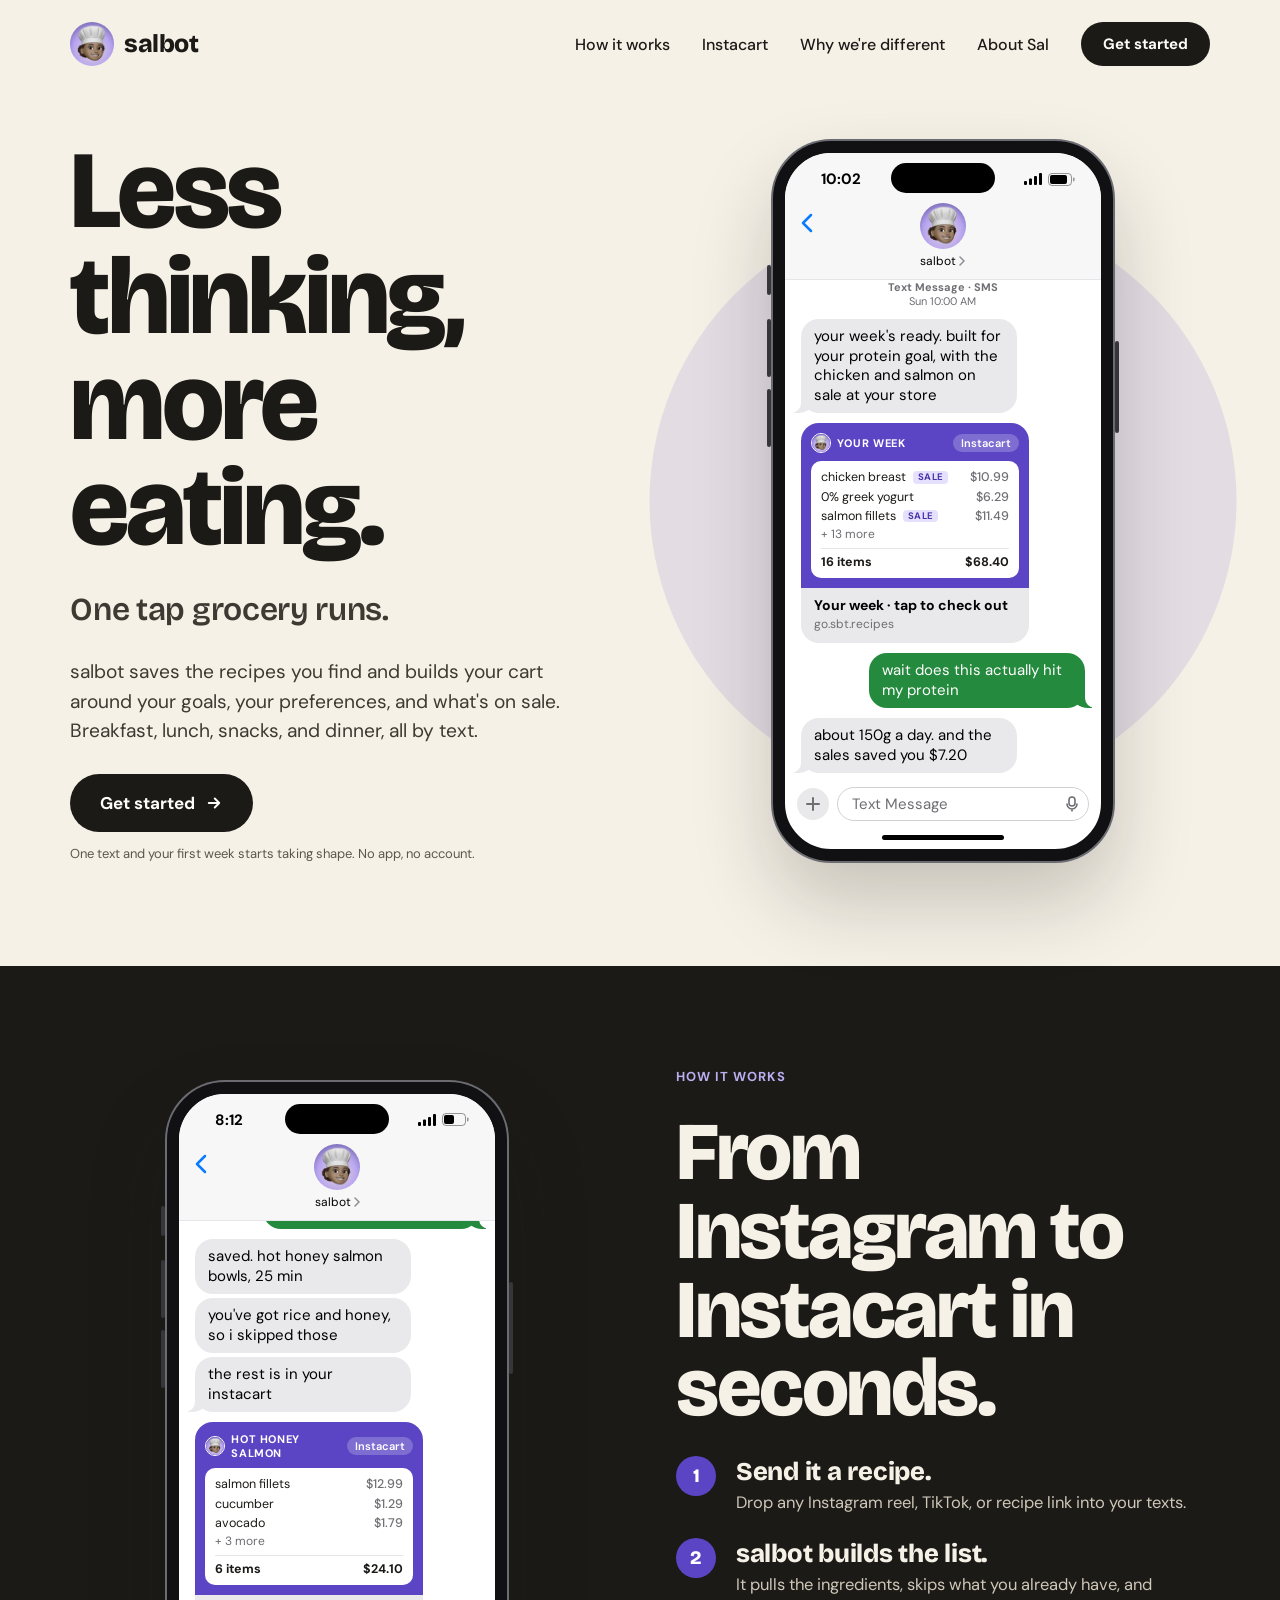
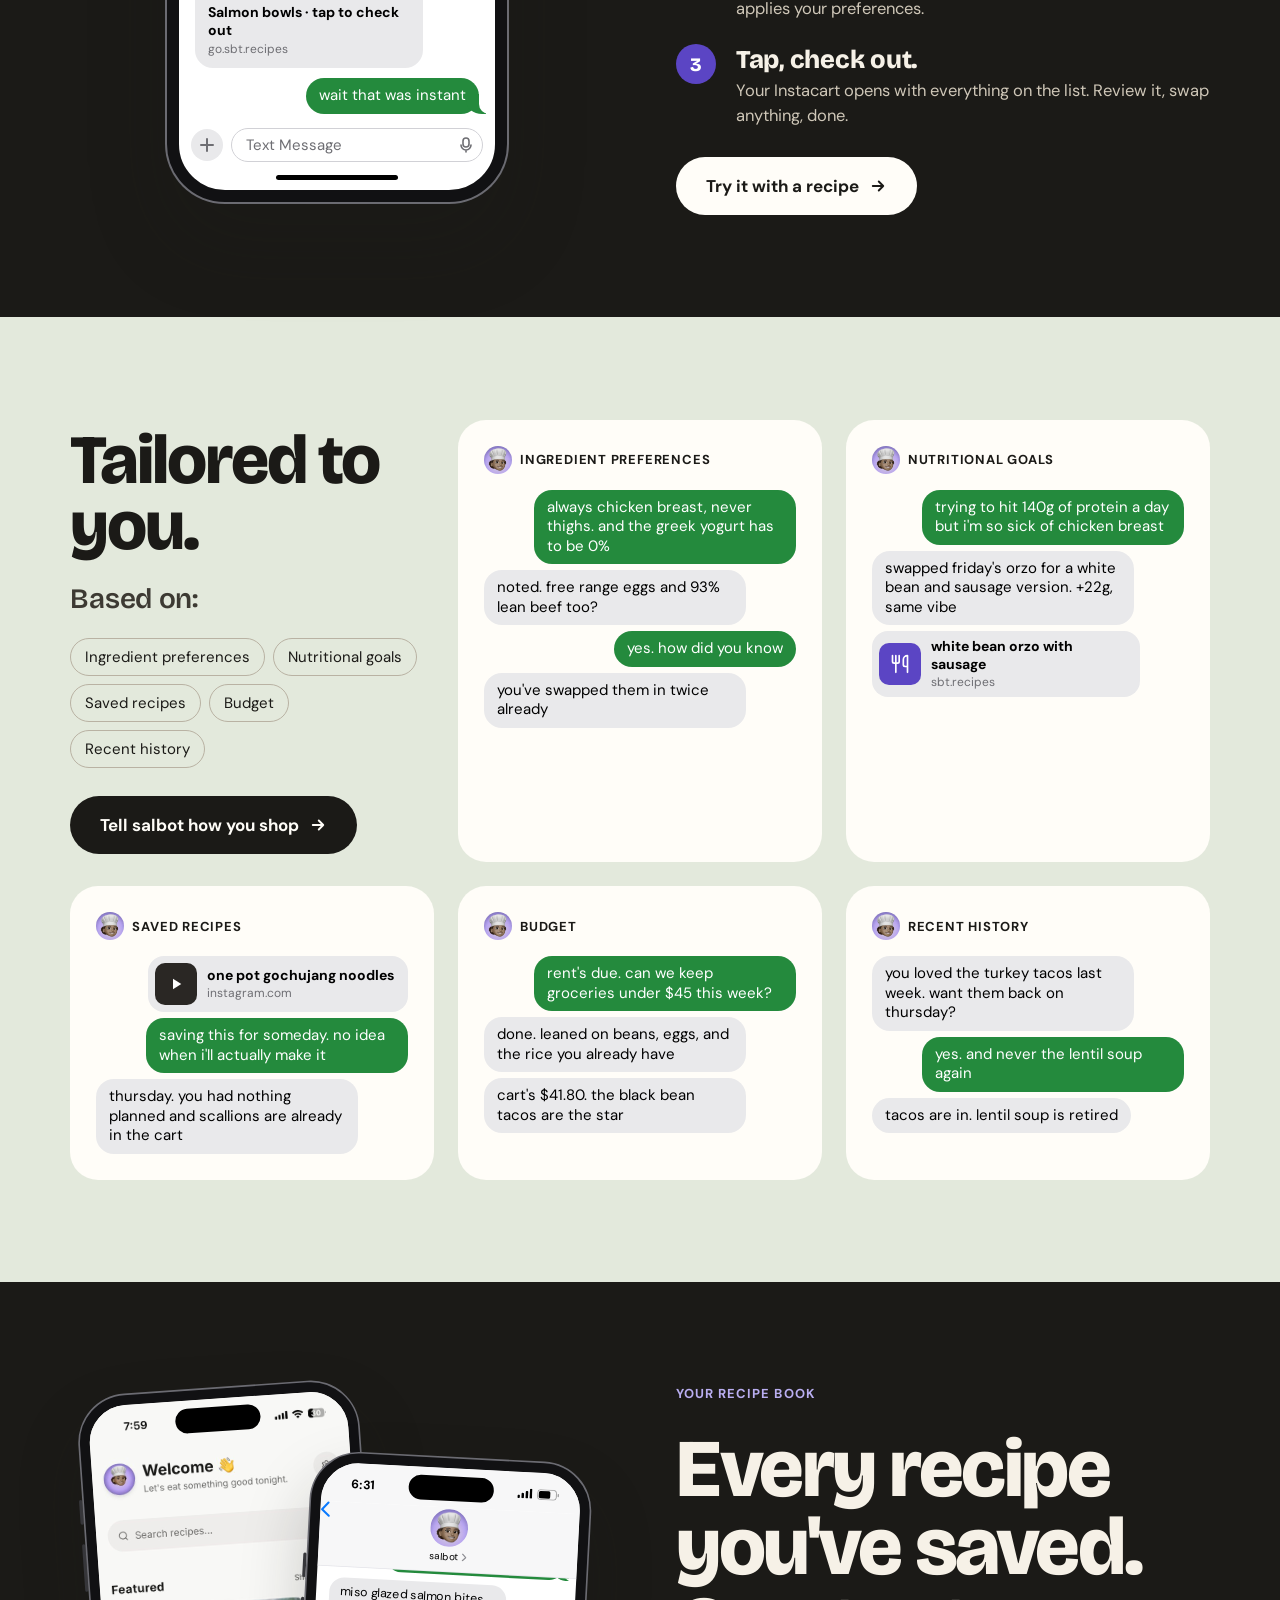
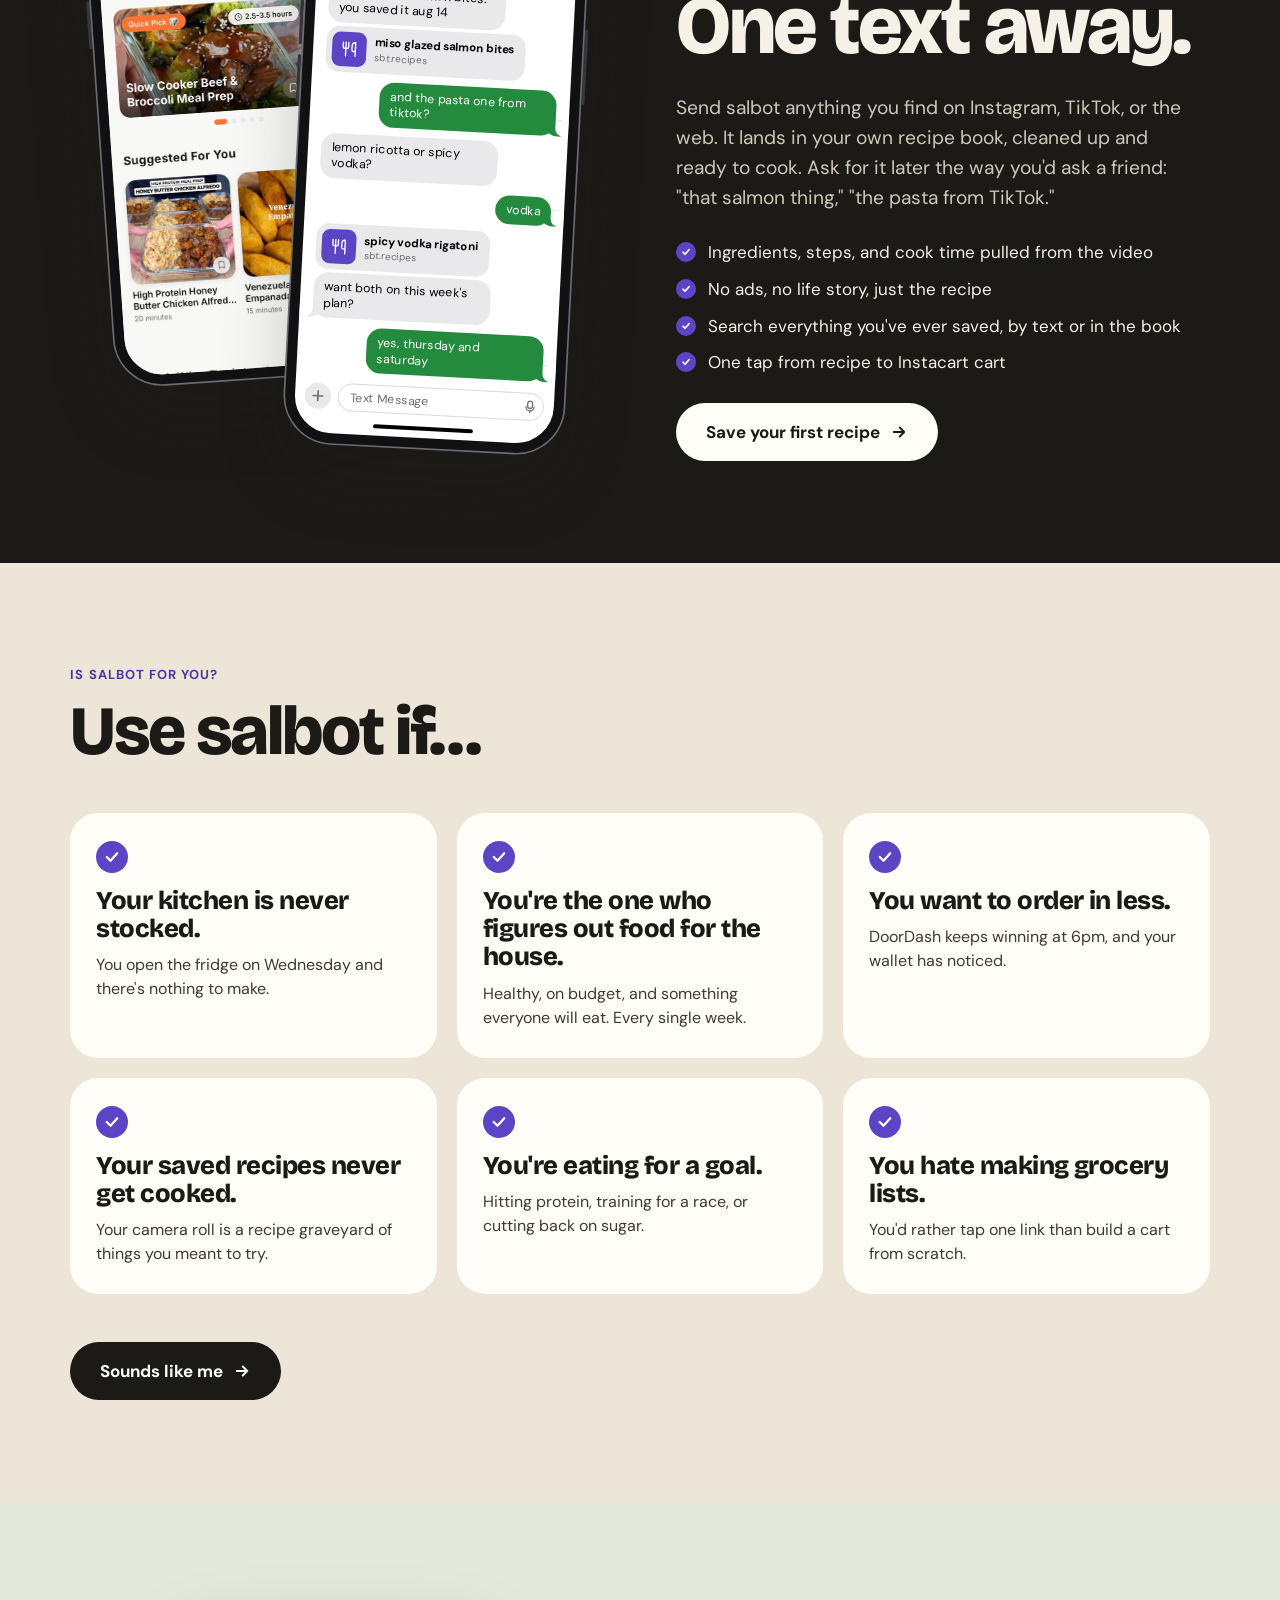
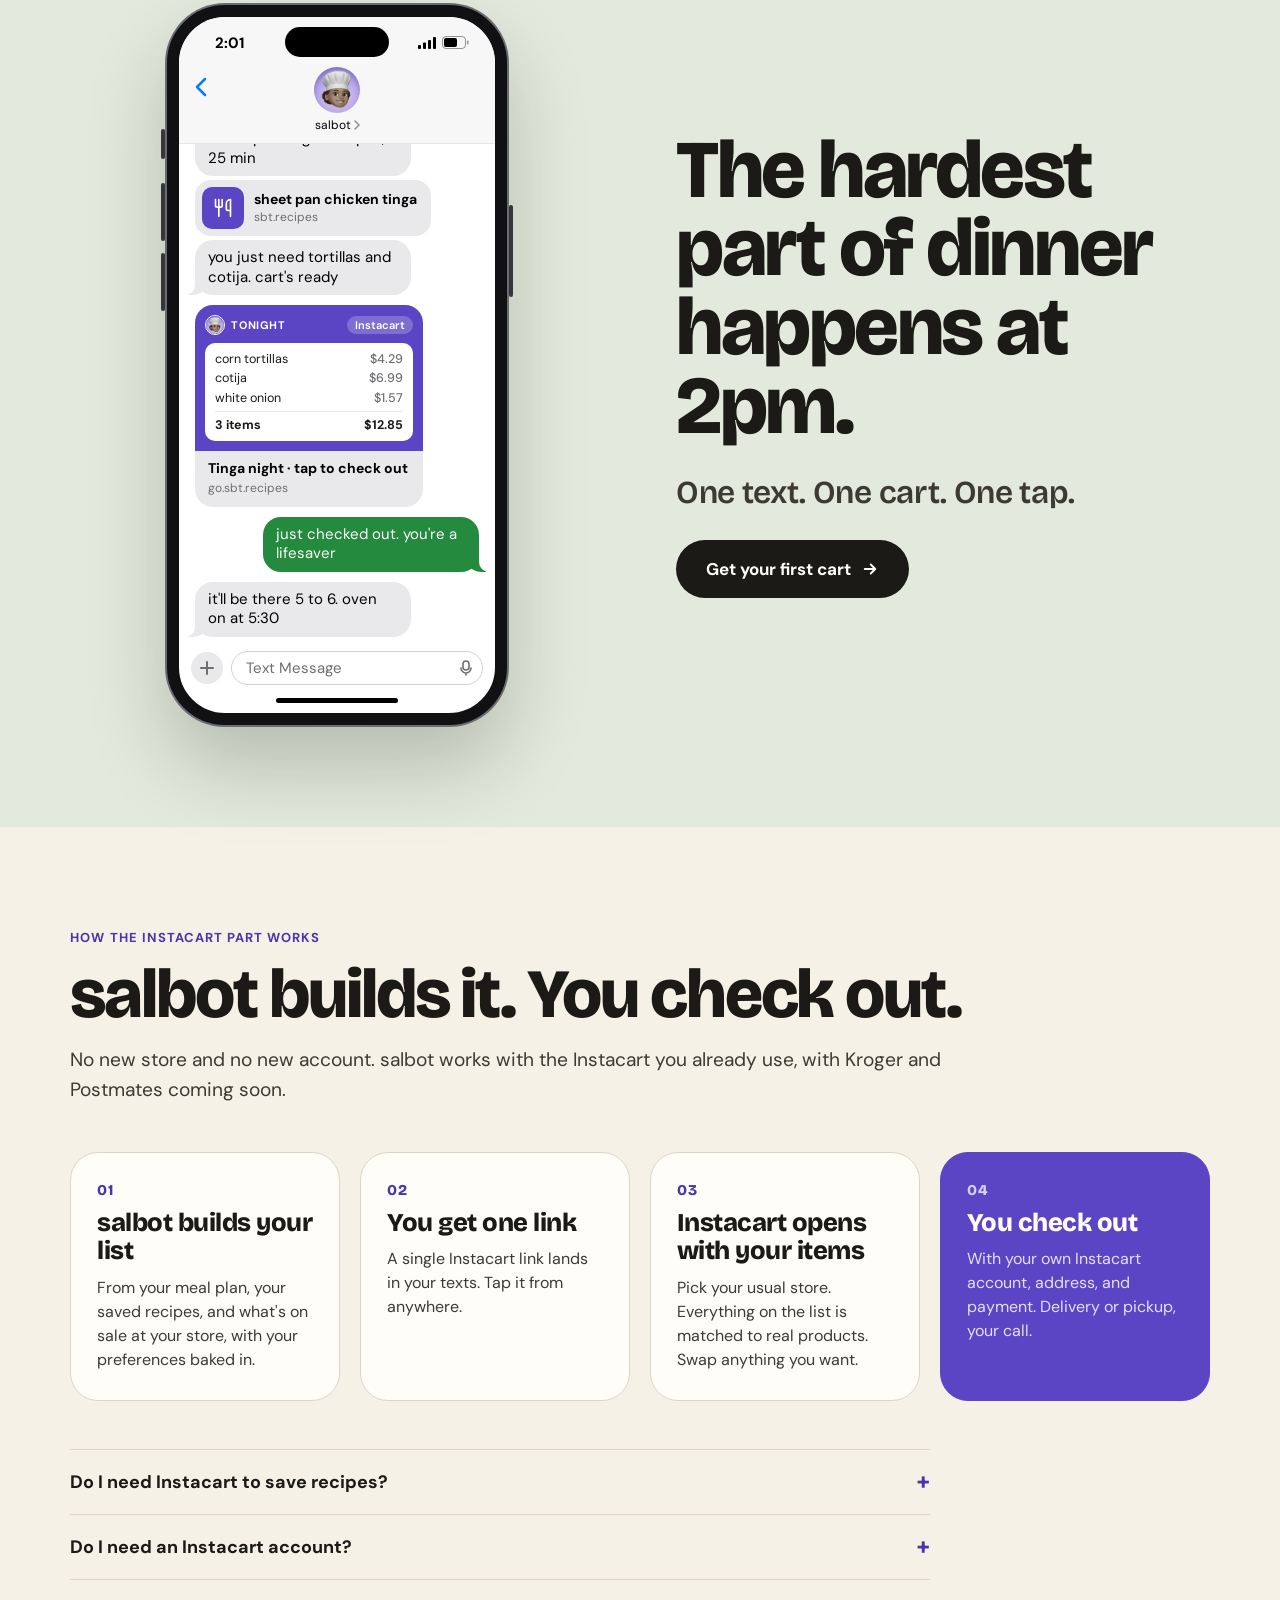
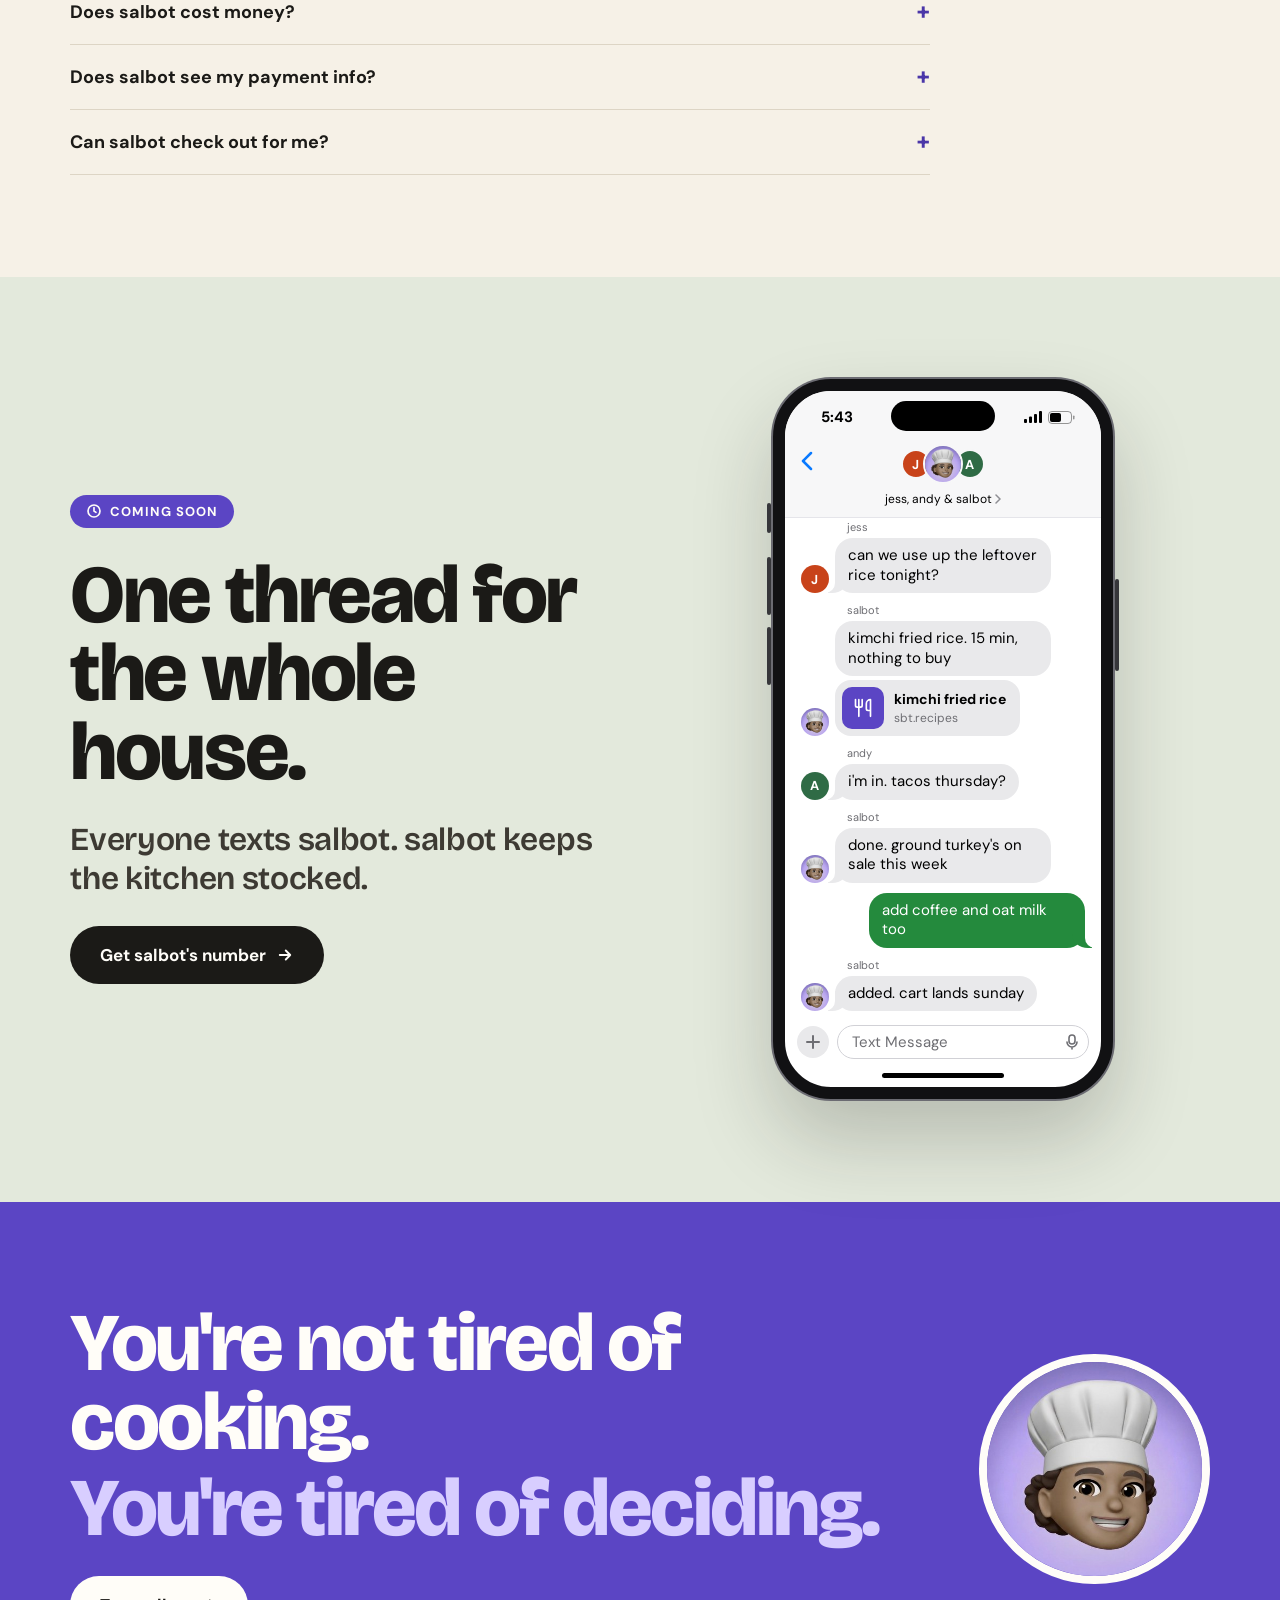
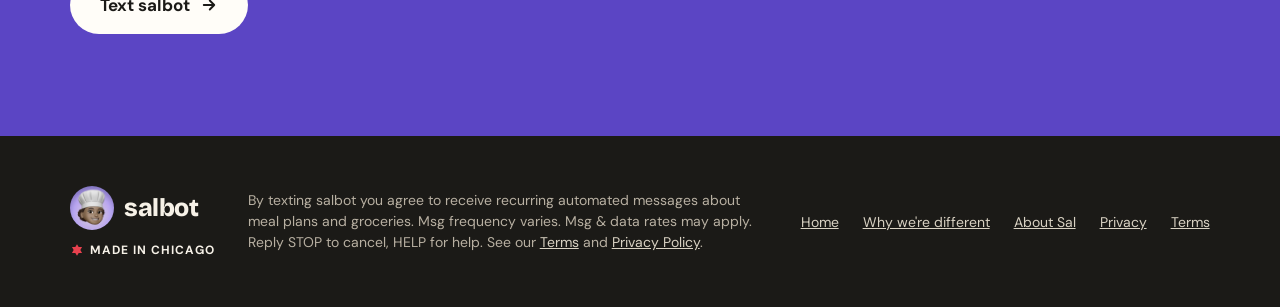
<file: index.html>
<!doctype html>
<html lang="en">
<head>
<meta charset="utf-8">
<meta name="viewport" content="width=device-width, initial-scale=1">
<title>salbot · Less thinking, more eating</title>
<meta name="description" content="salbot is a food copilot that lives in your texts. Save recipes from Instagram and TikTok, keep your kitchen stocked, and get Instacart carts built to your exact preferences.">
<meta property="og:title" content="salbot · Less thinking, more eating">
<meta property="og:description" content="From Instagram to Instacart in seconds. One tap grocery runs.">
<meta property="og:url" content="https://salbot.vercel.app/">
<meta property="og:image" content="https://salbot.vercel.app/assets/img/og-home.jpg">
<meta property="og:image:width" content="780">
<meta property="og:image:height" content="1440">
<meta name="twitter:card" content="summary_large_image">
<meta name="theme-color" content="#5B45C4">
<link rel="icon" href="assets/img/favicon.png">
<link rel="apple-touch-icon" href="assets/img/apple-touch-icon.png">
<link rel="preconnect" href="https://fonts.googleapis.com">
<link rel="preconnect" href="https://fonts.gstatic.com" crossorigin>
<link href="https://fonts.googleapis.com/css2?family=Bricolage+Grotesque:opsz,wght@12..96,600;12..96,800&family=DM+Sans:opsz,wght@9..40,400;9..40,500;9..40,700&display=swap" rel="stylesheet">
<link rel="stylesheet" href="assets/styles.css">
</head>
<body>

<header class="wrap nav">
<a class="brand" href="index.html"><img src="assets/img/logo.jpg" alt=""><span>salbot</span></a>
<nav aria-label="Main">
<a class="navlink" href="#how">How it works</a>
<a class="navlink" href="#instacart">Instacart</a>
<a class="navlink" href="why.html">Why we're different</a>
<a class="navlink" href="about.html">About Sal</a>
<a class="cta small" data-text-salbot href="sms:+13127667508">Get started</a>
</nav>
</header>

<main>

<!-- HERO -->
<section class="wrap section" style="padding-top:clamp(24px,4vw,56px)">
<div class="split">
<div class="stack">
<h1 class="display h-hero">Less thinking, more eating.</h1>
<p class="sub sub-lg">One tap grocery runs.</p>
<p class="body" style="color:var(--muted);max-width:520px">salbot saves the recipes you find and builds your cart around your goals, your preferences, and what's on sale. Breakfast, lunch, snacks, and dinner, all by text.</p>
<div class="stack" style="gap:12px">
<div><a class="cta" data-text-salbot href="sms:+13127667508">Get started <svg width="18" height="18" viewBox="0 0 24 24" fill="none" stroke="currentColor" stroke-width="2.5" stroke-linecap="round" stroke-linejoin="round" aria-hidden="true"><path d="M5 12h14M13 6l6 6-6 6"/></svg></a></div>
<p class="fineprint">One text and your first week starts taking shape. No app, no account.</p>
</div>
</div>
<div class="halo">
<div class="phone-slot"><div class="iphone" data-time="10:02">
<div class="thread">
<div class="ts"><b>Text Message · SMS</b><br>Sun 10:00 AM</div>
<div class="bot tail">your week's ready. built for your protein goal, with the chicken and salmon on sale at your store</div>
<a class="preview gap" href="#" tabindex="-1">
<div class="og"><div class="og-head"><img src="assets/img/logo.jpg" alt="">your week<span class="og-store">Instacart</span></div><div class="og-list"><div class="og-row"><span>chicken breast <span class="og-sale">SALE</span></span><b>$10.99</b></div><div class="og-row"><span>0% greek yogurt</span><b>$6.29</b></div><div class="og-row"><span>salmon fillets <span class="og-sale">SALE</span></span><b>$11.49</b></div><div class="og-more">+ 13 more</div><div class="og-total"><span>16 items</span><span>$68.40</span></div></div></div>
<div class="pv-body"><span class="pv-title">Your week · tap to check out</span><span class="pv-domain">go.sbt.recipes</span></div>
</a>
<div class="me tail gap">wait does this actually hit my protein</div>
<div class="bot tail gap">about 150g a day. and the sales saved you $7.20</div>
</div>
</div></div>
</div>
</div>
</section>

<!-- INSTAGRAM TO INSTACART (DEMO) -->
<section id="how" class="wrap section bg-ink on-dark">
<div class="split flip">
<div class="stack">
<span class="eyebrow" style="color:#B9AEF0">How it works</span>
<h2 class="display h-xl" style="color:var(--cream)">From Instagram to Instacart in seconds.</h2>
<ol class="steps">
<li><span class="step-n">1</span><div><p class="step-t">Send it a recipe.</p><p class="step-d">Drop any Instagram reel, TikTok, or recipe link into your texts.</p></div></li>
<li><span class="step-n">2</span><div><p class="step-t">salbot builds the list.</p><p class="step-d">It pulls the ingredients, skips what you already have, and applies your preferences.</p></div></li>
<li><span class="step-n">3</span><div><p class="step-t">Tap, check out.</p><p class="step-d">Your Instacart opens with everything on the list. Review it, swap anything, done.</p></div></li>
</ol>
<div><a class="cta light" data-text-salbot href="sms:+13127667508">Try it with a recipe <svg width="18" height="18" viewBox="0 0 24 24" fill="none" stroke="currentColor" stroke-width="2.5" stroke-linecap="round" stroke-linejoin="round" aria-hidden="true"><path d="M5 12h14M13 6l6 6-6 6"/></svg></a></div>
</div>
<div class="center" style="flex-direction:column;align-items:center;gap:18px">
<div class="phone-slot"><div class="iphone" data-time="8:12" data-battery="10">
<div class="thread">
<div class="ts"><b>Text Message · SMS</b><br>Today 8:12 PM</div>
<a class="preview mine" href="#" tabindex="-1">
<div class="pv-img" style="background:linear-gradient(135deg,#3A2B8C,#C8431A)"><svg width="44" height="44" viewBox="0 0 24 24" aria-hidden="true"><circle cx="12" cy="12" r="11" fill="rgba(255,255,255,0.22)"/><path d="M10 8l6 4-6 4z" fill="#fff"/></svg></div>
<div class="pv-body"><span class="pv-title">hot honey salmon bowls</span><span class="pv-domain">instagram.com</span></div>
</a>
<div class="me tail">this. can we do it this week?</div>
<div class="bot gap">saved. hot honey salmon bowls, 25 min</div>
<div class="bot">you've got rice and honey, so i skipped those</div>
<div class="bot tail">the rest is in your instacart</div>
<a class="preview gap" href="#" tabindex="-1">
<div class="og"><div class="og-head"><img src="assets/img/logo.jpg" alt="">hot honey salmon<span class="og-store">Instacart</span></div><div class="og-list"><div class="og-row"><span>salmon fillets</span><b>$12.99</b></div><div class="og-row"><span>cucumber</span><b>$1.29</b></div><div class="og-row"><span>avocado</span><b>$1.79</b></div><div class="og-more">+ 3 more</div><div class="og-total"><span>6 items</span><span>$24.10</span></div></div></div>
<div class="pv-body"><span class="pv-title">Salmon bowls · tap to check out</span><span class="pv-domain">go.sbt.recipes</span></div>
</a>
<div class="me tail gap">wait that was instant</div>
</div>
</div></div>
</div>
</div>
</section>

<!-- TAILORED -->
<section id="tailored" class="wrap section bg-sage">
<div class="tailored-grid">
<div class="tailored-intro">
<div class="stack" style="gap:22px">
<h2 class="display h-lg">Tailored to you.</h2>
<p class="sub sub-md" style="color:var(--muted)">Based on:</p>
<div class="chips"><span class="chip dark">Ingredient preferences</span><span class="chip dark">Nutritional goals</span><span class="chip dark">Saved recipes</span><span class="chip dark">Budget</span><span class="chip dark">Recent history</span></div>
</div>
<div><a class="cta" data-text-salbot href="sms:+13127667508">Tell salbot how you shop <svg width="18" height="18" viewBox="0 0 24 24" fill="none" stroke="currentColor" stroke-width="2.5" stroke-linecap="round" stroke-linejoin="round" aria-hidden="true"><path d="M5 12h14M13 6l6 6-6 6"/></svg></a></div>
</div>

<div class="mini">
<div class="mini-label"><img src="assets/img/logo.jpg" alt="">Ingredient preferences</div>
<div class="me">always chicken breast, never thighs. and the greek yogurt has to be 0%</div>
<div class="bot">noted. free range eggs and 93% lean beef too?</div>
<div class="me">yes. how did you know</div>
<div class="bot">you've swapped them in twice already</div>
</div>

<div class="mini">
<div class="mini-label"><img src="assets/img/logo.jpg" alt="">Nutritional goals</div>
<div class="me">trying to hit 140g of protein a day but i'm so sick of chicken breast</div>
<div class="bot">swapped friday's orzo for a white bean and sausage version. +22g, same vibe</div>
<a class="lnk" href="#" tabindex="-1"><span class="lnk-ic"><svg width="20" height="20" viewBox="0 0 24 24" fill="none" stroke="#fff" stroke-width="2" stroke-linecap="round" stroke-linejoin="round" aria-hidden="true"><path d="M3 2v7c0 1.1.9 2 2 2h4a2 2 0 0 0 2-2V2M7 2v20M21 15V2a5 5 0 0 0-5 5v6c0 1.1.9 2 2 2h3zm0 0v7"/></svg></span><span class="lnk-tx"><span class="lnk-t">white bean orzo with sausage</span><span class="lnk-d">sbt.recipes</span></span></a>
</div>

<div class="mini">
<div class="mini-label"><img src="assets/img/logo.jpg" alt="">Saved recipes</div>
<a class="lnk mine" href="#" tabindex="-1"><span class="lnk-ic" style="background:#2A2724"><svg width="18" height="18" viewBox="0 0 24 24" aria-hidden="true"><path d="M8 5l11 7-11 7z" fill="#fff"/></svg></span><span class="lnk-tx"><span class="lnk-t">one pot gochujang noodles</span><span class="lnk-d">instagram.com</span></span></a>
<div class="me">saving this for someday. no idea when i'll actually make it</div>
<div class="bot">thursday. you had nothing planned and scallions are already in the cart</div>
</div>

<div class="mini">
<div class="mini-label"><img src="assets/img/logo.jpg" alt="">Budget</div>
<div class="me">rent's due. can we keep groceries under $45 this week?</div>
<div class="bot">done. leaned on beans, eggs, and the rice you already have</div>
<div class="bot">cart's $41.80. the black bean tacos are the star</div>
</div>

<div class="mini">
<div class="mini-label"><img src="assets/img/logo.jpg" alt="">Recent history</div>
<div class="bot">you loved the turkey tacos last week. want them back on thursday?</div>
<div class="me">yes. and never the lentil soup again</div>
<div class="bot">tacos are in. lentil soup is retired</div>
</div>
</div>
</section>

<!-- RECIPES (recall + recipe book) -->
<section id="recipes" class="wrap section bg-ink on-dark">
<div class="split flip">
<div class="stack">
<span class="eyebrow" style="color:#B9AEF0">Your recipe book</span>
<h2 class="display h-xl" style="color:var(--cream)">Every recipe you've saved. One text away.</h2>
<p class="body" style="color:#CFC7B8;max-width:520px">Send salbot anything you find on Instagram, TikTok, or the web. It lands in your own recipe book, cleaned up and ready to cook. Ask for it later the way you'd ask a friend: "that salmon thing," "the pasta from TikTok."</p>
<ul class="ticks">
<li>Ingredients, steps, and cook time pulled from the video</li>
<li>No ads, no life story, just the recipe</li>
<li>Search everything you've ever saved, by text or in the book</li>
<li>One tap from recipe to Instacart cart</li>
</ul>
<div><a class="cta light" data-text-salbot href="sms:+13127667508">Save your first recipe <svg width="18" height="18" viewBox="0 0 24 24" fill="none" stroke="currentColor" stroke-width="2.5" stroke-linecap="round" stroke-linejoin="round" aria-hidden="true"><path d="M5 12h14M13 6l6 6-6 6"/></svg></a></div>
</div>
<div class="center">
<div class="dual">
<div class="phone-slot back"><div class="iphone"><span class="hw" style="left:-6px;top:124px;height:30px"></span><span class="hw" style="left:-6px;top:178px;height:58px"></span><span class="hw" style="left:-6px;top:248px;height:58px"></span><span class="hw" style="right:-6px;top:200px;height:92px"></span><div class="screen shot"><div class="island"></div><img src="assets/img/app-home.jpg" alt="salbot recipe book home screen with a search bar, featured recipes, and recipes suggested for you" loading="lazy"></div></div></div>
<div class="phone-slot front"><div class="iphone" data-time="6:31" data-battery="14">
<div class="thread">
<div class="ts"><b>Text Message · SMS</b><br>Today 6:30 PM</div>
<div class="me tail">what was that salmon thing i saved from instagram last month</div>
<div class="bot gap">miso glazed salmon bites. you saved it aug 14</div>
<a class="lnk" href="#" tabindex="-1"><span class="lnk-ic"><svg width="20" height="20" viewBox="0 0 24 24" fill="none" stroke="#fff" stroke-width="2" stroke-linecap="round" stroke-linejoin="round" aria-hidden="true"><path d="M3 2v7c0 1.1.9 2 2 2h4a2 2 0 0 0 2-2V2M7 2v20M21 15V2a5 5 0 0 0-5 5v6c0 1.1.9 2 2 2h3zm0 0v7"/></svg></span><span class="lnk-tx"><span class="lnk-t">miso glazed salmon bites</span><span class="lnk-d">sbt.recipes</span></span></a>
<div class="me tail gap">and the pasta one from tiktok?</div>
<div class="bot gap">lemon ricotta or spicy vodka?</div>
<div class="me tail gap">vodka</div>
<a class="lnk gap" href="#" tabindex="-1"><span class="lnk-ic"><svg width="20" height="20" viewBox="0 0 24 24" fill="none" stroke="#fff" stroke-width="2" stroke-linecap="round" stroke-linejoin="round" aria-hidden="true"><path d="M3 2v7c0 1.1.9 2 2 2h4a2 2 0 0 0 2-2V2M7 2v20M21 15V2a5 5 0 0 0-5 5v6c0 1.1.9 2 2 2h3zm0 0v7"/></svg></span><span class="lnk-tx"><span class="lnk-t">spicy vodka rigatoni</span><span class="lnk-d">sbt.recipes</span></span></a>
<div class="bot tail">want both on this week's plan?</div>
<div class="me tail gap">yes, thursday and saturday</div>
</div>
</div></div>
</div>
</div>
</div>
</section>

<!-- USE SALBOT IF -->
<section id="for-you" class="wrap section bg-sand">
<div class="stack" style="gap:16px;margin-bottom:clamp(28px,4vw,48px);max-width:900px">
<span class="eyebrow" style="color:var(--accent-deep)">Is salbot for you?</span>
<h2 class="display h-lg">Use salbot if…</h2>
</div>
<div class="fitgrid">
<div class="fit"><span class="fit-ic" aria-hidden="true"></span><p class="how-t">Your kitchen is never stocked.</p><p class="how-d">You open the fridge on Wednesday and there's nothing to make.</p></div>
<div class="fit"><span class="fit-ic" aria-hidden="true"></span><p class="how-t">You're the one who figures out food for the house.</p><p class="how-d">Healthy, on budget, and something everyone will eat. Every single week.</p></div>
<div class="fit"><span class="fit-ic" aria-hidden="true"></span><p class="how-t">You want to order in less.</p><p class="how-d">DoorDash keeps winning at 6pm, and your wallet has noticed.</p></div>
<div class="fit"><span class="fit-ic" aria-hidden="true"></span><p class="how-t">Your saved recipes never get cooked.</p><p class="how-d">Your camera roll is a recipe graveyard of things you meant to try.</p></div>
<div class="fit"><span class="fit-ic" aria-hidden="true"></span><p class="how-t">You're eating for a goal.</p><p class="how-d">Hitting protein, training for a race, or cutting back on sugar.</p></div>
<div class="fit"><span class="fit-ic" aria-hidden="true"></span><p class="how-t">You hate making grocery lists.</p><p class="how-d">You'd rather tap one link than build a cart from scratch.</p></div>
</div>
<div style="margin-top:clamp(28px,4vw,48px)"><a class="cta" data-text-salbot href="sms:+13127667508">Sounds like me <svg width="18" height="18" viewBox="0 0 24 24" fill="none" stroke="currentColor" stroke-width="2.5" stroke-linecap="round" stroke-linejoin="round" aria-hidden="true"><path d="M5 12h14M13 6l6 6-6 6"/></svg></a></div>
</section>

<!-- 2PM -->
<section class="wrap section bg-sage">
<div class="split flip">
<div class="stack">
<h2 class="display h-xl">The hardest part of dinner happens at 2pm.</h2>
<p class="sub sub-lg">One text. One cart. One tap.</p>
<div><a class="cta" data-text-salbot href="sms:+13127667508">Get your first cart <svg width="18" height="18" viewBox="0 0 24 24" fill="none" stroke="currentColor" stroke-width="2.5" stroke-linecap="round" stroke-linejoin="round" aria-hidden="true"><path d="M5 12h14M13 6l6 6-6 6"/></svg></a></div>
</div>
<div class="center">
<div class="phone-slot"><div class="iphone" data-time="2:01" data-battery="13">
<div class="thread">
<div class="ts"><b>Text Message · SMS</b><br>Today 2:00 PM</div>
<div class="bot tail">quick one. tinga tacos tonight? it's the one you saved last week</div>
<div class="me tail gap">yes but i'm wiped. is there a lazier version?</div>
<div class="bot gap">sheet pan tinga. one pan, 25 min</div>
<a class="lnk" href="#" tabindex="-1"><span class="lnk-ic"><svg width="20" height="20" viewBox="0 0 24 24" fill="none" stroke="#fff" stroke-width="2" stroke-linecap="round" stroke-linejoin="round" aria-hidden="true"><path d="M3 2v7c0 1.1.9 2 2 2h4a2 2 0 0 0 2-2V2M7 2v20M21 15V2a5 5 0 0 0-5 5v6c0 1.1.9 2 2 2h3zm0 0v7"/></svg></span><span class="lnk-tx"><span class="lnk-t">sheet pan chicken tinga</span><span class="lnk-d">sbt.recipes</span></span></a>
<div class="bot tail">you just need tortillas and cotija. cart's ready</div>
<a class="preview gap" href="#" tabindex="-1">
<div class="og"><div class="og-head"><img src="assets/img/logo.jpg" alt="">tonight<span class="og-store">Instacart</span></div><div class="og-list"><div class="og-row"><span>corn tortillas</span><b>$4.29</b></div><div class="og-row"><span>cotija</span><b>$6.99</b></div><div class="og-row"><span>white onion</span><b>$1.57</b></div><div class="og-total"><span>3 items</span><span>$12.85</span></div></div></div>
<div class="pv-body"><span class="pv-title">Tinga night · tap to check out</span><span class="pv-domain">go.sbt.recipes</span></div>
</a>
<div class="me tail gap">just checked out. you're a lifesaver</div>
<div class="bot tail gap">it'll be there 5 to 6. oven on at 5:30</div>
</div>
</div></div>
</div>
</div>
</section>

<!-- HOW INSTACART WORKS -->
<section id="instacart" class="wrap section">
<div class="stack" style="gap:16px;margin-bottom:clamp(28px,4vw,48px);max-width:900px">
<span class="eyebrow" style="color:var(--accent-deep)">How the Instacart part works</span>
<h2 class="display h-lg">salbot builds it. You check out.</h2>
<p class="body" style="color:var(--muted)">No new store and no new account. salbot works with the Instacart you already use, with Kroger and Postmates coming soon.</p>
</div>
<div class="howgrid">
<div class="how"><span class="how-n">01</span><p class="how-t">salbot builds your list</p><p class="how-d">From your meal plan, your saved recipes, and what's on sale at your store, with your preferences baked in.</p></div>
<div class="how"><span class="how-n">02</span><p class="how-t">You get one link</p><p class="how-d">A single Instacart link lands in your texts. Tap it from anywhere.</p></div>
<div class="how"><span class="how-n">03</span><p class="how-t">Instacart opens with your items</p><p class="how-d">Pick your usual store. Everything on the list is matched to real products. Swap anything you want.</p></div>
<div class="how accent"><span class="how-n">04</span><p class="how-t">You check out</p><p class="how-d">With your own Instacart account, address, and payment. Delivery or pickup, your call.</p></div>
</div>
<div class="faq">
<details><summary>Do I need Instacart to save recipes?</summary><p>No. Saving recipes, your recipe book, and meal planning all work without any grocery account. You only need Instacart when you want to check out a cart.</p></details>
<details><summary>Do I need an Instacart account?</summary><p>Only to check out. A free Instacart account works, Instacart+ is optional, and you can shop any store Instacart carries near you. Direct integrations with Kroger and your local grocery store are on the way.</p></details>
<details><summary>Does salbot cost money?</summary><p>No. salbot is free to use. When you check out a cart through Instacart or one of our other partners, we may earn a commission through their affiliate program. You never pay extra for it.</p></details>
<details><summary>Does salbot see my payment info?</summary><p>No. You pay Instacart directly. salbot never sees your card or your Instacart password.</p></details>
<details><summary>Can salbot check out for me?</summary><p>No. salbot builds the cart, and you always review it and check out yourself.</p></details>
</div>
</section>

<!-- HOUSEHOLD -->
<section class="wrap section bg-sage">
<div class="split">
<div class="stack">
<div><span class="pill accent"><svg width="16" height="16" viewBox="0 0 24 24" fill="none" stroke="currentColor" stroke-width="2.5" stroke-linecap="round" stroke-linejoin="round" aria-hidden="true"><circle cx="12" cy="12" r="9"/><path d="M12 7v5l3 2"/></svg>Coming soon</span></div>
<h2 class="display h-xl">One thread for the whole house.</h2>
<p class="sub sub-lg">Everyone texts salbot. salbot keeps the kitchen stocked.</p>
<div><a class="cta" data-text-salbot href="sms:+13127667508">Get salbot&#39;s number <svg width="18" height="18" viewBox="0 0 24 24" fill="none" stroke="currentColor" stroke-width="2.5" stroke-linecap="round" stroke-linejoin="round" aria-hidden="true"><path d="M5 12h14M13 6l6 6-6 6"/></svg></a></div>
</div>
<div class="center">
<div class="phone-slot"><div class="iphone" data-time="5:43" data-battery="11" data-group="jess, andy &amp; salbot">
<div class="thread">
<div class="ts"><b>Text Message · MMS</b><br>Wed 5:40 PM</div>
<div class="grp"><span class="av" style="background:#C8431A">J</span><div class="grp-col"><div class="sender">jess</div><div class="bot tail">can we use up the leftover rice tonight?</div></div></div>
<div class="grp gap"><img class="av" src="assets/img/logo.jpg" alt=""><div class="grp-col"><div class="sender">salbot</div><div class="bot">kimchi fried rice. 15 min, nothing to buy</div><a class="lnk" href="#" tabindex="-1"><span class="lnk-ic"><svg width="20" height="20" viewBox="0 0 24 24" fill="none" stroke="#fff" stroke-width="2" stroke-linecap="round" stroke-linejoin="round" aria-hidden="true"><path d="M3 2v7c0 1.1.9 2 2 2h4a2 2 0 0 0 2-2V2M7 2v20M21 15V2a5 5 0 0 0-5 5v6c0 1.1.9 2 2 2h3zm0 0v7"/></svg></span><span class="lnk-tx"><span class="lnk-t">kimchi fried rice</span><span class="lnk-d">sbt.recipes</span></span></a></div></div>
<div class="grp gap"><span class="av" style="background:#2F6B45">A</span><div class="grp-col"><div class="sender">andy</div><div class="bot tail">i'm in. tacos thursday?</div></div></div>
<div class="grp gap"><img class="av" src="assets/img/logo.jpg" alt=""><div class="grp-col"><div class="sender">salbot</div><div class="bot tail">done. ground turkey's on sale this week</div></div></div>
<div class="me tail gap">add coffee and oat milk too</div>
<div class="grp gap"><img class="av" src="assets/img/logo.jpg" alt=""><div class="grp-col"><div class="sender">salbot</div><div class="bot tail">added. cart lands sunday</div></div></div>
</div>
</div></div>
</div>
</div>
</section>

<!-- CLOSING -->
<section class="wrap section bg-accent">
<div class="closing">
<div class="stack" style="gap:28px">
<div>
<p class="display h-xl" style="color:var(--paper)">You're not tired of cooking.</p>
<p class="display h-xl" style="color:var(--accent-soft);margin-top:8px">You're tired of deciding.</p>
</div>
<div><a class="cta light" data-text-salbot href="sms:+13127667508">Text salbot <svg width="18" height="18" viewBox="0 0 24 24" fill="none" stroke="currentColor" stroke-width="2.5" stroke-linecap="round" stroke-linejoin="round" aria-hidden="true"><path d="M5 12h14M13 6l6 6-6 6"/></svg></a></div>
</div>
<img class="big-logo" src="assets/img/logo.jpg" alt="salbot">
</div>
</section>

</main>

<footer class="bg-ink">
<div class="wrap footer">
<div class="stack" style="gap:12px">
<a class="brand" href="index.html"><img src="assets/img/logo.jpg" alt=""><span>salbot</span></a>
<span class="chicago"><svg width="14" height="14" viewBox="0 0 24 24" aria-hidden="true"><polygon points="12,2 14.89,7 20.66,7 17.77,12 20.66,17 14.89,17 12,22 9.11,17 3.34,17 6.23,12 3.34,7 9.11,7" fill="#E8414E"/></svg>Made in Chicago</span>
</div>
<p class="legal">By texting salbot you agree to receive recurring automated messages about meal plans and groceries. Msg frequency varies. Msg &amp; data rates may apply. Reply STOP to cancel, HELP for help. See our <a href="terms.html" style="display:inline;min-height:0;text-decoration:underline">Terms</a> and <a href="privacy.html" style="display:inline;min-height:0;text-decoration:underline">Privacy Policy</a>.</p>
<div class="links"><a href="index.html">Home</a><a href="why.html">Why we're different</a><a href="about.html">About Sal</a><a href="privacy.html">Privacy</a><a href="terms.html">Terms</a></div>
</div>
</footer>

<script src="assets/site.js"></script>
</body>
</html>
</file>
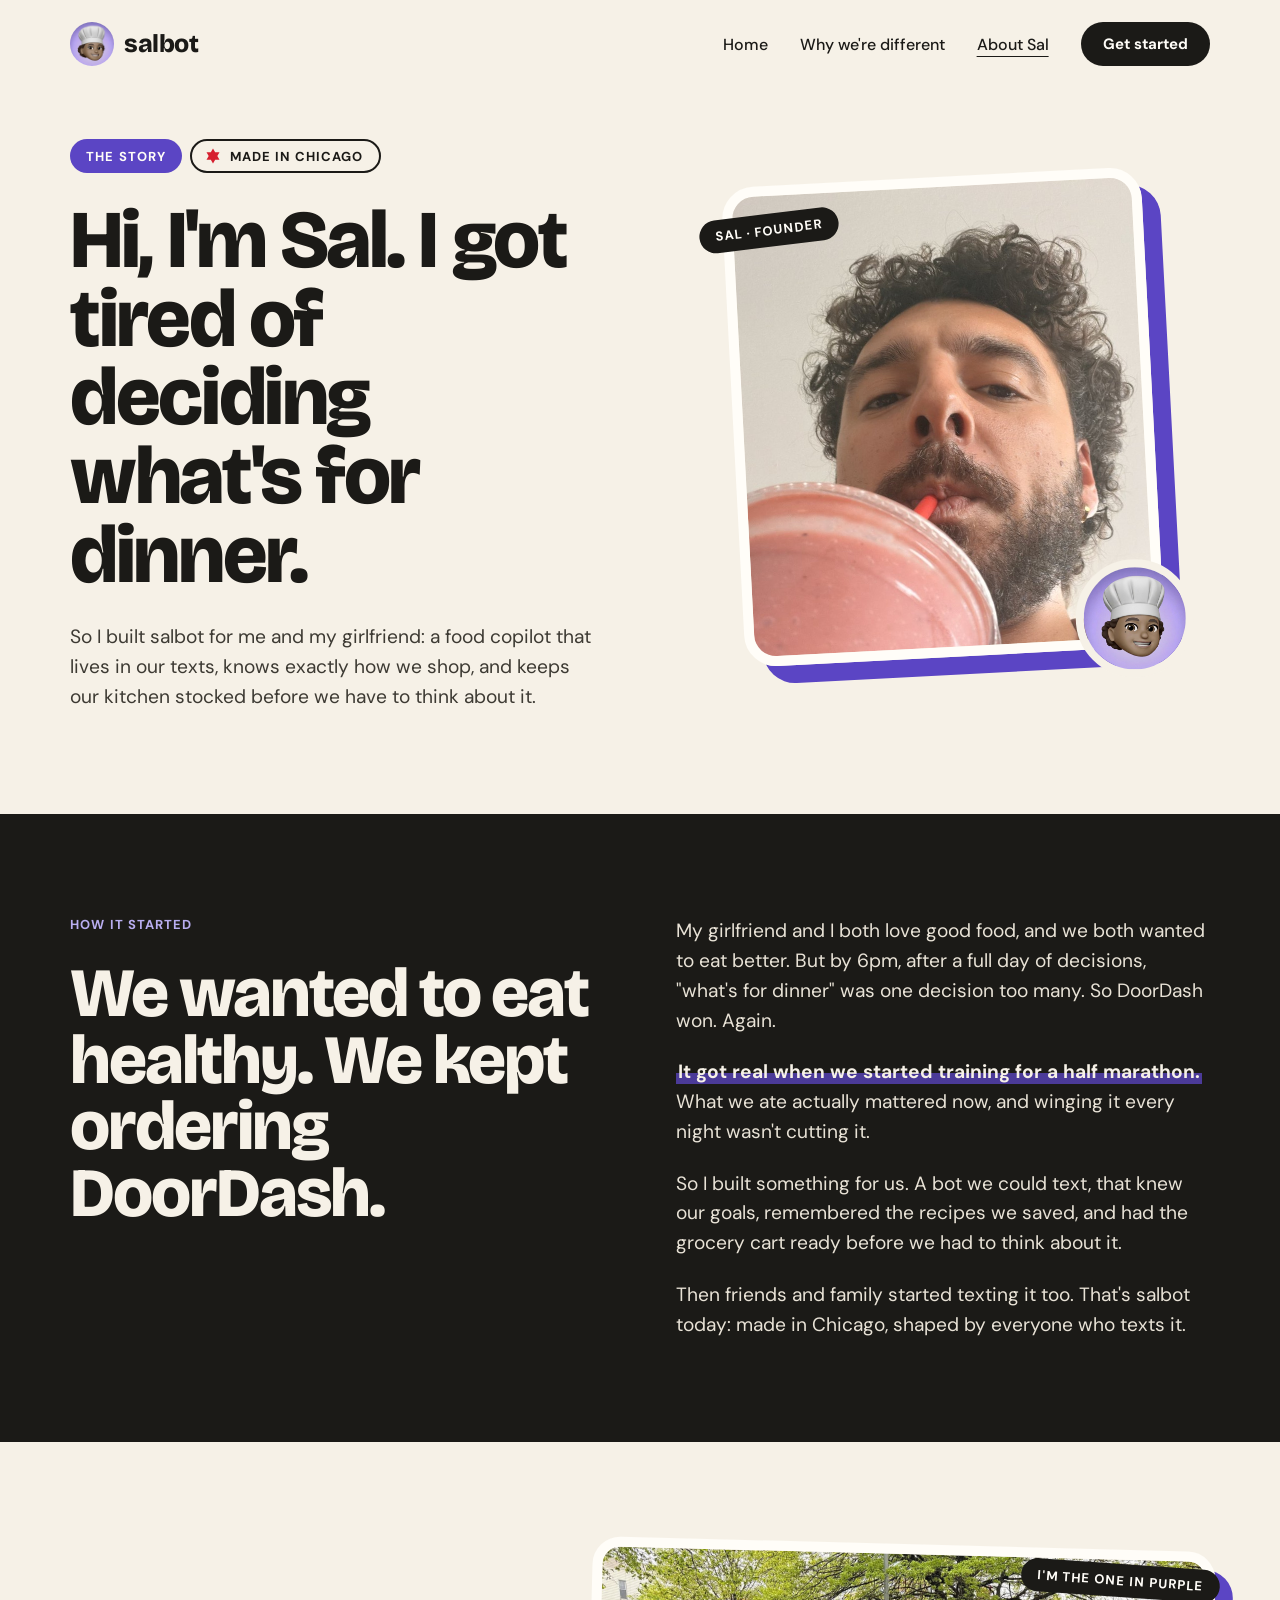
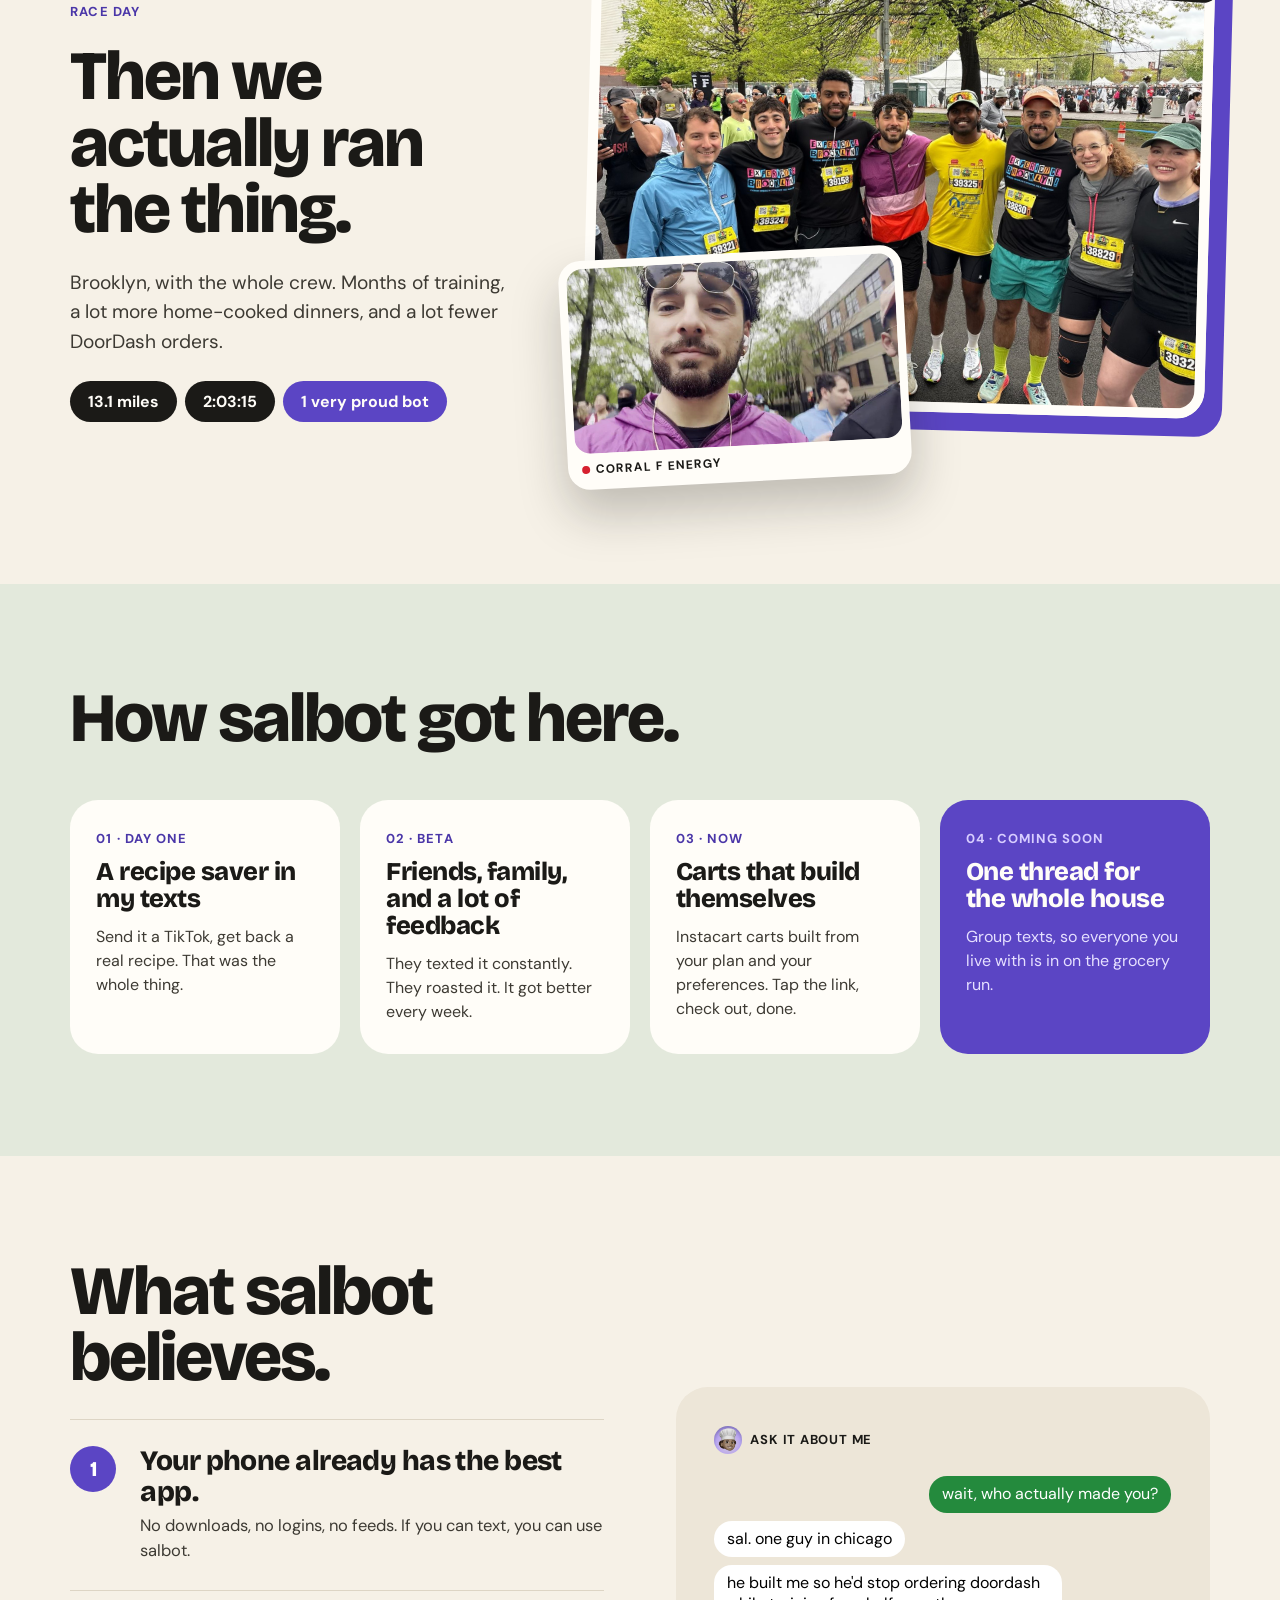
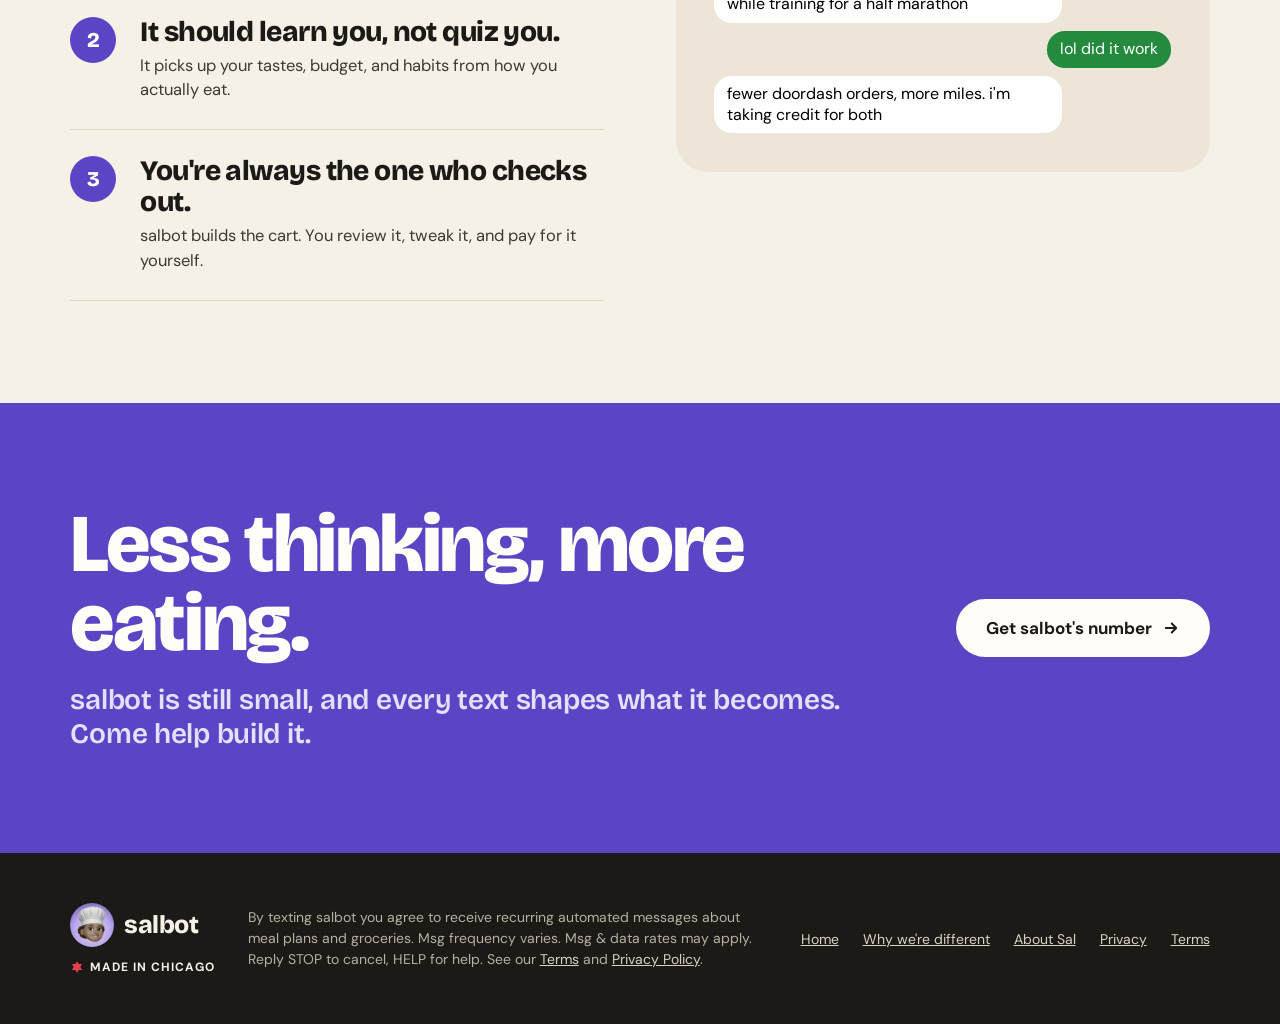
<file: about.html>
<!doctype html>
<html lang="en">
<head>
<meta charset="utf-8">
<meta name="viewport" content="width=device-width, initial-scale=1">
<title>About · salbot, made in Chicago</title>
<meta name="description" content="Hi, I'm Sal. I got tired of deciding what's for dinner, so I built salbot.">
<meta property="og:title" content="About salbot">
<meta property="og:url" content="https://salbot.vercel.app/about.html">
<meta property="og:image" content="https://salbot.vercel.app/assets/img/sal.jpg">
<meta property="og:image:width" content="900">
<meta property="og:image:height" content="900">
<meta name="twitter:card" content="summary_large_image">
<meta name="theme-color" content="#5B45C4">
<link rel="icon" href="assets/img/favicon.png">
<link rel="apple-touch-icon" href="assets/img/apple-touch-icon.png">
<link rel="preconnect" href="https://fonts.googleapis.com">
<link rel="preconnect" href="https://fonts.gstatic.com" crossorigin>
<link href="https://fonts.googleapis.com/css2?family=Bricolage+Grotesque:opsz,wght@12..96,600;12..96,800&family=DM+Sans:opsz,wght@9..40,400;9..40,500;9..40,700&display=swap" rel="stylesheet">
<link rel="stylesheet" href="assets/styles.css">
</head>
<body>

<header class="wrap nav">
<a class="brand" href="index.html"><img src="assets/img/logo.jpg" alt=""><span>salbot</span></a>
<nav aria-label="Main">
<a class="navlink" href="index.html">Home</a>
<a class="navlink" href="why.html">Why we're different</a>
<a class="navlink" href="about.html" aria-current="page">About Sal</a>
<a class="cta small" data-text-salbot href="sms:+13127667508">Get started</a>
</nav>
</header>

<main>

<!-- HERO -->
<section class="wrap section" style="padding-top:clamp(24px,4vw,56px)">
<div class="split">
<div class="stack">
<div class="chips"><span class="pill accent">The story</span><span class="pill outline"><svg width="18" height="18" viewBox="0 0 24 24" aria-hidden="true"><polygon points="12,2 14.89,7 20.66,7 17.77,12 20.66,17 14.89,17 12,22 9.11,17 3.34,17 6.23,12 3.34,7 9.11,7" fill="#D6202F"/></svg>Made in Chicago</span></div>
<h1 class="display h-xl">Hi, I'm Sal. I got tired of deciding what's for dinner.</h1>
<p class="body" style="color:var(--muted);max-width:560px">So I built salbot for me and my girlfriend: a food copilot that lives in our texts, knows exactly how we shop, and keeps our kitchen stocked before we have to think about it.</p>
</div>
<div class="polaroid">
<img class="photo" src="assets/img/sal.jpg" alt="Sal, the founder of salbot, drinking a smoothie">
<span class="pill dark tag">Sal · founder</span>
<img class="badge" src="assets/img/logo.jpg" alt="">
</div>
</div>
</section>

<!-- STORY -->
<section class="wrap section bg-ink">
<div class="split" style="align-items:start">
<div class="stack">
<span class="eyebrow" style="color:#B9AEF0">How it started</span>
<p class="display h-lg" style="color:var(--cream)">We wanted to eat healthy. We kept ordering DoorDash.</p>
</div>
<div class="stack" style="gap:22px">
<p class="body" style="color:#E8E2D6">My girlfriend and I both love good food, and we both wanted to eat better. But by 6pm, after a full day of decisions, "what's for dinner" was one decision too many. So DoorDash won. Again.</p>
<p class="body" style="color:#E8E2D6"><strong style="color:var(--cream);font-weight:700;background:linear-gradient(transparent 58%,rgba(91,69,196,.75) 58%);padding:0 2px;-webkit-box-decoration-break:clone;box-decoration-break:clone">It got real when we started training for a half marathon.</strong> What we ate actually mattered now, and winging it every night wasn't cutting it.</p>
<p class="body" style="color:#E8E2D6">So I built something for us. A bot we could text, that knew our goals, remembered the recipes we saved, and had the grocery cart ready before we had to think about it.</p>
<p class="body" style="color:#E8E2D6">Then friends and family started texting it too. That's salbot today: made in Chicago, shaped by everyone who texts it.</p>
</div>
</div>
</section>

<!-- RACE DAY -->
<section class="wrap section">
<div class="split race-split">
<div class="stack" style="gap:24px">
<span class="eyebrow" style="color:var(--accent-deep)">Race day</span>
<h2 class="display h-lg">Then we actually ran the thing.</h2>
<p class="body" style="color:var(--muted)">Brooklyn, with the whole crew. Months of training, a lot more home-cooked dinners, and a lot fewer DoorDash orders.</p>
<div class="chips"><span class="stat">13.1 miles</span><span class="stat">2:03:15</span><span class="stat accent">1 very proud bot</span></div>
</div>
<div class="race">
<img src="assets/img/crew.jpg" alt="Sal and a group of friends in race shirts and bibs before the Brooklyn half marathon" loading="lazy">
<span class="pill dark tag">I'm the one in purple</span>
<div class="clip">
<video src="assets/img/race.mp4" poster="assets/img/race-poster.jpg" autoplay muted loop playsinline preload="metadata" aria-label="Selfie video with the crew in the start corral"></video>
<span class="eyebrow" style="display:flex;align-items:center;gap:6px;padding:0 6px;font-size:12px"><span style="width:8px;height:8px;border-radius:50%;background:#D6202F"></span>Corral F energy</span>
</div>
</div>
</div>
</section>

<!-- TIMELINE -->
<section class="wrap section bg-sage">
<h2 class="display h-lg" style="margin-bottom:clamp(28px,4vw,48px)">How salbot got here.</h2>
<div class="timeline">
<div class="tl"><span class="tl-step">01 · Day one</span><p class="tl-t">A recipe saver in my texts</p><p class="tl-d">Send it a TikTok, get back a real recipe. That was the whole thing.</p></div>
<div class="tl"><span class="tl-step">02 · Beta</span><p class="tl-t">Friends, family, and a lot of feedback</p><p class="tl-d">They texted it constantly. They roasted it. It got better every week.</p></div>
<div class="tl"><span class="tl-step">03 · Now</span><p class="tl-t">Carts that build themselves</p><p class="tl-d">Instacart carts built from your plan and your preferences. Tap the link, check out, done.</p></div>
<div class="tl accent"><span class="tl-step">04 · Coming soon</span><p class="tl-t">One thread for the whole house</p><p class="tl-d">Group texts, so everyone you live with is in on the grocery run.</p></div>
</div>
</section>

<!-- BELIEFS -->
<section class="wrap section">
<div class="split">
<div class="stack">
<h2 class="display h-lg">What salbot believes.</h2>
<div>
<div class="belief"><span class="bnum">1</span><div><p class="b-t">Your phone already has the best app.</p><p class="b-d">No downloads, no logins, no feeds. If you can text, you can use salbot.</p></div></div>
<div class="belief"><span class="bnum">2</span><div><p class="b-t">It should learn you, not quiz you.</p><p class="b-d">It picks up your tastes, budget, and habits from how you actually eat.</p></div></div>
<div class="belief"><span class="bnum">3</span><div><p class="b-t">You're always the one who checks out.</p><p class="b-d">salbot builds the cart. You review it, tweak it, and pay for it yourself.</p></div></div>
</div>
</div>
<div class="chatcard">
<div class="mini-label" style="margin-bottom:14px"><img src="assets/img/logo.jpg" alt="">Ask it about me</div>
<div class="me">wait, who actually made you?</div>
<div class="bot">sal. one guy in chicago</div>
<div class="bot">he built me so he'd stop ordering doordash while training for a half marathon</div>
<div class="me">lol did it work</div>
<div class="bot">fewer doordash orders, more miles. i'm taking credit for both</div>
</div>
</div>
</section>

<!-- CLOSING -->
<section class="wrap section bg-accent">
<div class="closing">
<div class="stack" style="gap:20px">
<p class="display h-xl" style="color:var(--paper)">Less thinking, more eating.</p>
<p class="sub sub-md" style="color:var(--accent-mist)">salbot is still small, and every text shapes what it becomes. Come help build it.</p>
</div>
<a class="cta light" data-text-salbot href="sms:+13127667508" style="flex-shrink:0">Get salbot&#39;s number <svg width="18" height="18" viewBox="0 0 24 24" fill="none" stroke="currentColor" stroke-width="2.5" stroke-linecap="round" stroke-linejoin="round" aria-hidden="true"><path d="M5 12h14M13 6l6 6-6 6"/></svg></a>
</div>
</section>

</main>

<footer class="bg-ink">
<div class="wrap footer">
<div class="stack" style="gap:12px">
<a class="brand" href="index.html"><img src="assets/img/logo.jpg" alt=""><span>salbot</span></a>
<span class="chicago"><svg width="14" height="14" viewBox="0 0 24 24" aria-hidden="true"><polygon points="12,2 14.89,7 20.66,7 17.77,12 20.66,17 14.89,17 12,22 9.11,17 3.34,17 6.23,12 3.34,7 9.11,7" fill="#E8414E"/></svg>Made in Chicago</span>
</div>
<p class="legal">By texting salbot you agree to receive recurring automated messages about meal plans and groceries. Msg frequency varies. Msg &amp; data rates may apply. Reply STOP to cancel, HELP for help. See our <a href="terms.html" style="display:inline;min-height:0;text-decoration:underline">Terms</a> and <a href="privacy.html" style="display:inline;min-height:0;text-decoration:underline">Privacy Policy</a>.</p>
<div class="links"><a href="index.html">Home</a><a href="why.html">Why we're different</a><a href="about.html">About Sal</a><a href="privacy.html">Privacy</a><a href="terms.html">Terms</a></div>
</div>
</footer>

<script src="assets/site.js"></script>
</body>
</html>
</file>
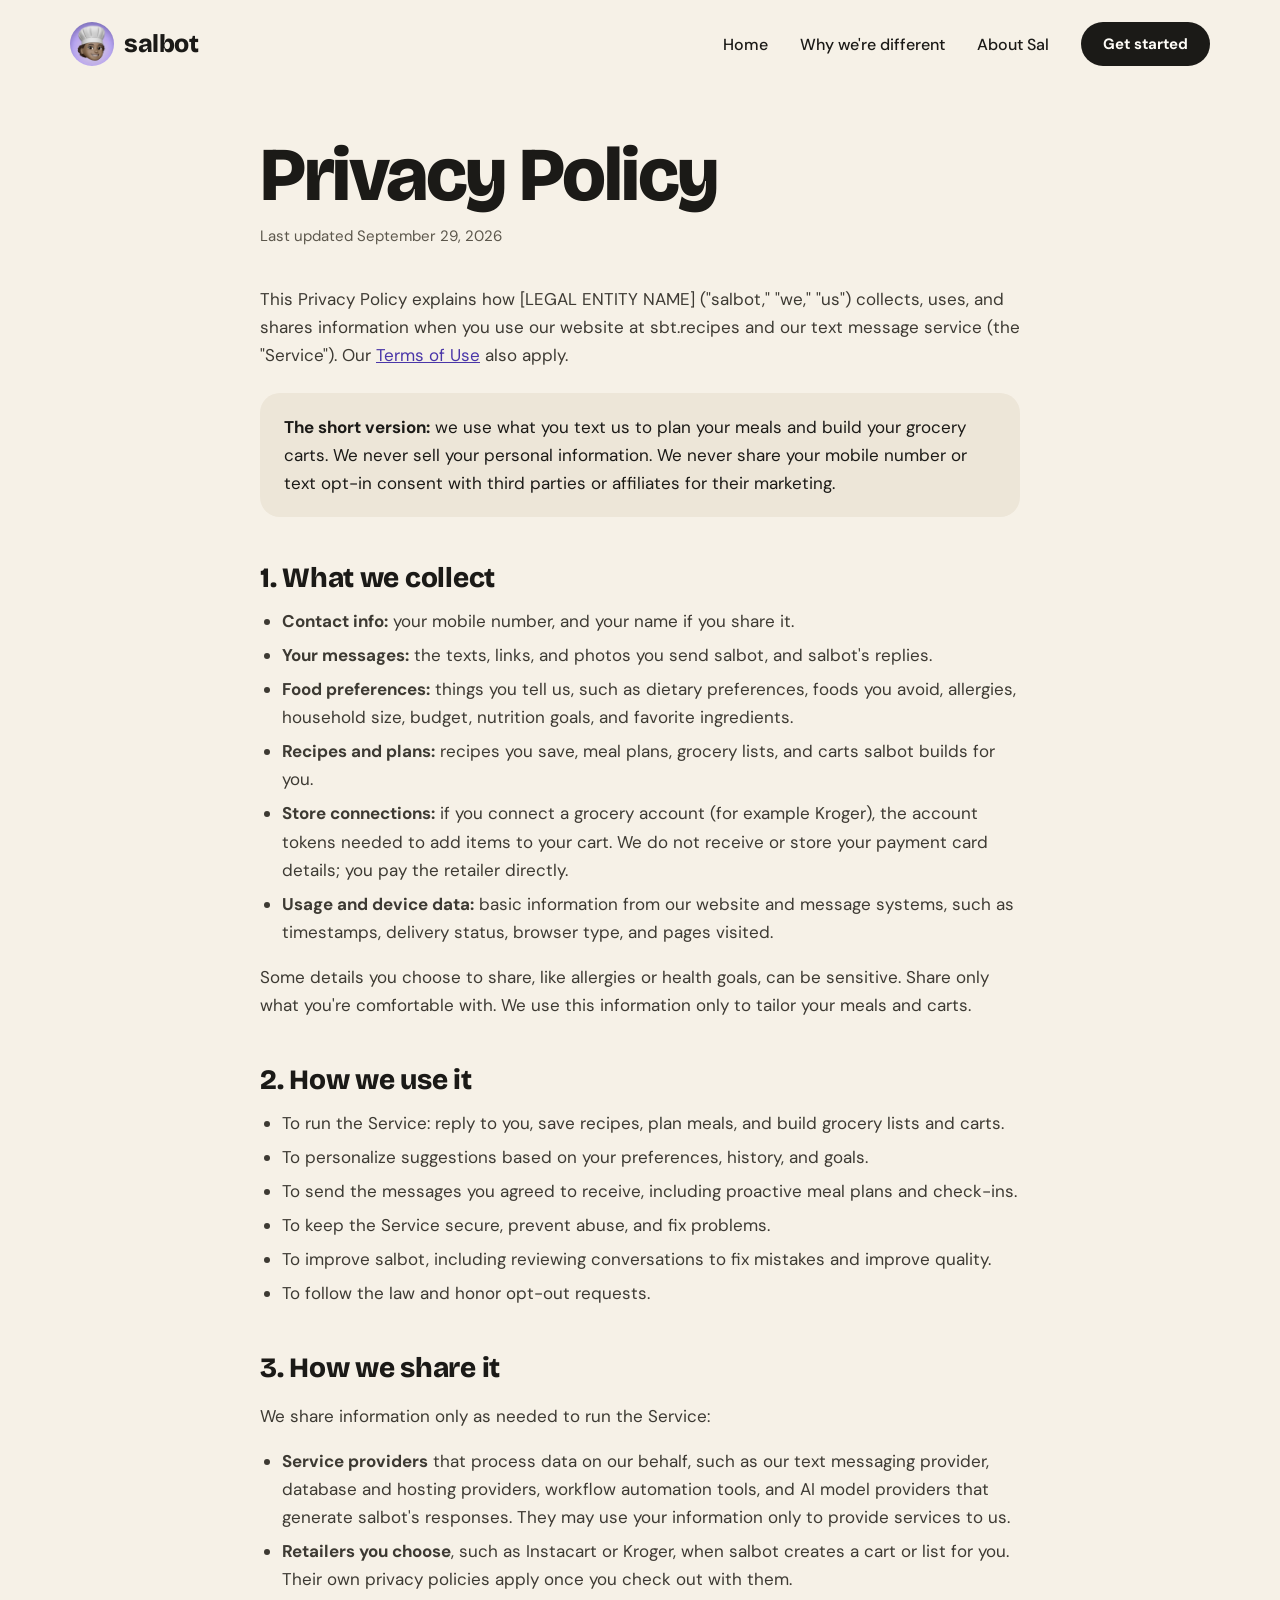
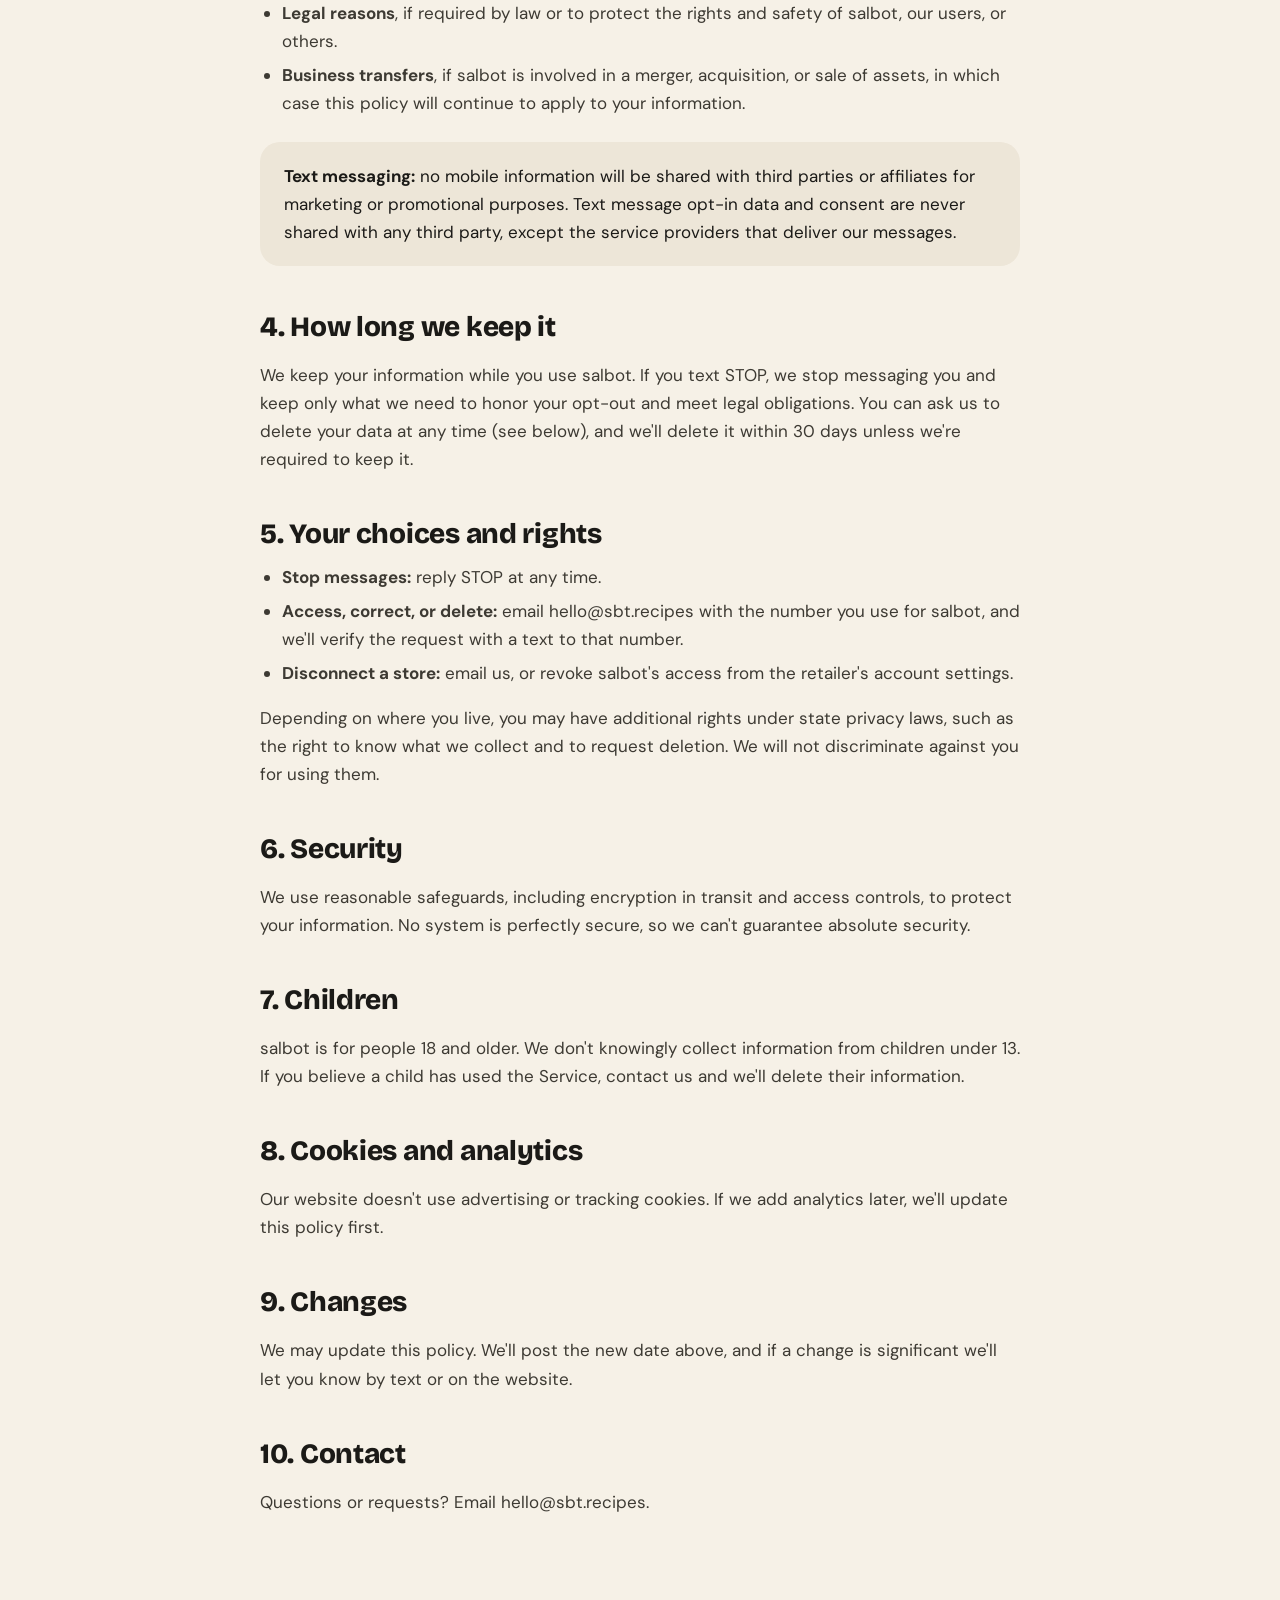
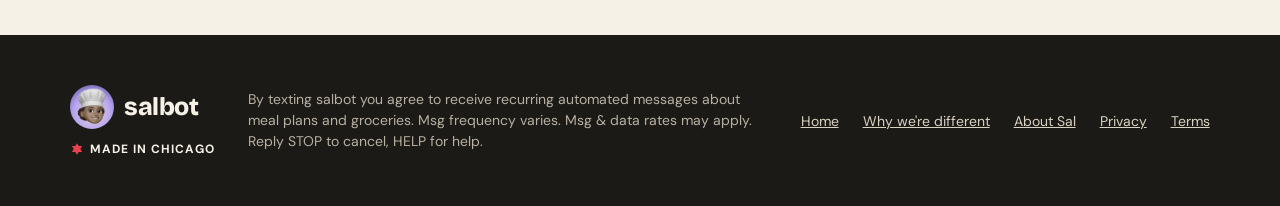
<file: privacy.html>
<!doctype html>
<html lang="en">
<head>
<meta charset="utf-8">
<meta name="viewport" content="width=device-width, initial-scale=1">
<title>Privacy Policy · salbot</title>
<meta name="description" content="What salbot collects, how we use it, and your choices.">
<meta name="theme-color" content="#5B45C4">
<link rel="icon" href="assets/img/favicon.png">
<link rel="apple-touch-icon" href="assets/img/apple-touch-icon.png">
<link rel="preconnect" href="https://fonts.googleapis.com">
<link rel="preconnect" href="https://fonts.gstatic.com" crossorigin>
<link href="https://fonts.googleapis.com/css2?family=Bricolage+Grotesque:opsz,wght@12..96,600;12..96,800&family=DM+Sans:opsz,wght@9..40,400;9..40,500;9..40,700&display=swap" rel="stylesheet">
<link rel="stylesheet" href="assets/styles.css">
</head>
<body>

<header class="wrap nav">
<a class="brand" href="index.html"><img src="assets/img/logo.jpg" alt=""><span>salbot</span></a>
<nav aria-label="Main">
<a class="navlink" href="index.html">Home</a>
<a class="navlink" href="why.html">Why we're different</a>
<a class="navlink" href="about.html">About Sal</a>
<a class="cta small" data-text-salbot href="sms:+13127667508">Get started</a>
</nav>
</header>

<main class="wrap">
<article class="doc">
<h1 class="display">Privacy Policy</h1>
<p class="updated">Last updated September 29, 2026</p>

<p>This Privacy Policy explains how [LEGAL ENTITY NAME] ("salbot," "we," "us") collects, uses, and shares information when you use our website at sbt.recipes and our text message service (the "Service"). Our <a href="terms.html">Terms of Use</a> also apply.</p>

<div class="callout"><p><b>The short version:</b> we use what you text us to plan your meals and build your grocery carts. We never sell your personal information. We never share your mobile number or text opt-in consent with third parties or affiliates for their marketing.</p></div>

<h2>1. What we collect</h2>
<ul>
<li><b>Contact info:</b> your mobile number, and your name if you share it.</li>
<li><b>Your messages:</b> the texts, links, and photos you send salbot, and salbot's replies.</li>
<li><b>Food preferences:</b> things you tell us, such as dietary preferences, foods you avoid, allergies, household size, budget, nutrition goals, and favorite ingredients.</li>
<li><b>Recipes and plans:</b> recipes you save, meal plans, grocery lists, and carts salbot builds for you.</li>
<li><b>Store connections:</b> if you connect a grocery account (for example Kroger), the account tokens needed to add items to your cart. We do not receive or store your payment card details; you pay the retailer directly.</li>
<li><b>Usage and device data:</b> basic information from our website and message systems, such as timestamps, delivery status, browser type, and pages visited.</li>
</ul>
<p>Some details you choose to share, like allergies or health goals, can be sensitive. Share only what you're comfortable with. We use this information only to tailor your meals and carts.</p>

<h2>2. How we use it</h2>
<ul>
<li>To run the Service: reply to you, save recipes, plan meals, and build grocery lists and carts.</li>
<li>To personalize suggestions based on your preferences, history, and goals.</li>
<li>To send the messages you agreed to receive, including proactive meal plans and check-ins.</li>
<li>To keep the Service secure, prevent abuse, and fix problems.</li>
<li>To improve salbot, including reviewing conversations to fix mistakes and improve quality.</li>
<li>To follow the law and honor opt-out requests.</li>
</ul>

<h2>3. How we share it</h2>
<p>We share information only as needed to run the Service:</p>
<ul>
<li><b>Service providers</b> that process data on our behalf, such as our text messaging provider, database and hosting providers, workflow automation tools, and AI model providers that generate salbot's responses. They may use your information only to provide services to us.</li>
<li><b>Retailers you choose</b>, such as Instacart or Kroger, when salbot creates a cart or list for you. Their own privacy policies apply once you check out with them.</li>
<li><b>Legal reasons</b>, if required by law or to protect the rights and safety of salbot, our users, or others.</li>
<li><b>Business transfers</b>, if salbot is involved in a merger, acquisition, or sale of assets, in which case this policy will continue to apply to your information.</li>
</ul>
<div class="callout"><p><b>Text messaging:</b> no mobile information will be shared with third parties or affiliates for marketing or promotional purposes. Text message opt-in data and consent are never shared with any third party, except the service providers that deliver our messages.</p></div>

<h2>4. How long we keep it</h2>
<p>We keep your information while you use salbot. If you text STOP, we stop messaging you and keep only what we need to honor your opt-out and meet legal obligations. You can ask us to delete your data at any time (see below), and we'll delete it within 30 days unless we're required to keep it.</p>

<h2>5. Your choices and rights</h2>
<ul>
<li><b>Stop messages:</b> reply STOP at any time.</li>
<li><b>Access, correct, or delete:</b> email hello@sbt.recipes with the number you use for salbot, and we'll verify the request with a text to that number.</li>
<li><b>Disconnect a store:</b> email us, or revoke salbot's access from the retailer's account settings.</li>
</ul>
<p>Depending on where you live, you may have additional rights under state privacy laws, such as the right to know what we collect and to request deletion. We will not discriminate against you for using them.</p>

<h2>6. Security</h2>
<p>We use reasonable safeguards, including encryption in transit and access controls, to protect your information. No system is perfectly secure, so we can't guarantee absolute security.</p>

<h2>7. Children</h2>
<p>salbot is for people 18 and older. We don't knowingly collect information from children under 13. If you believe a child has used the Service, contact us and we'll delete their information.</p>

<h2>8. Cookies and analytics</h2>
<p>Our website doesn't use advertising or tracking cookies. If we add analytics later, we'll update this policy first.</p>

<h2>9. Changes</h2>
<p>We may update this policy. We'll post the new date above, and if a change is significant we'll let you know by text or on the website.</p>

<h2>10. Contact</h2>
<p>Questions or requests? Email hello@sbt.recipes.</p>
</article>
</main>

<footer class="bg-ink">
<div class="wrap footer">
<div class="stack" style="gap:12px">
<a class="brand" href="index.html"><img src="assets/img/logo.jpg" alt=""><span>salbot</span></a>
<span class="chicago"><svg width="14" height="14" viewBox="0 0 24 24" aria-hidden="true"><polygon points="12,2 14.89,7 20.66,7 17.77,12 20.66,17 14.89,17 12,22 9.11,17 3.34,17 6.23,12 3.34,7 9.11,7" fill="#E8414E"/></svg>Made in Chicago</span>
</div>
<p class="legal">By texting salbot you agree to receive recurring automated messages about meal plans and groceries. Msg frequency varies. Msg &amp; data rates may apply. Reply STOP to cancel, HELP for help.</p>
<div class="links"><a href="index.html">Home</a><a href="why.html">Why we're different</a><a href="about.html">About Sal</a><a href="privacy.html" aria-current="page">Privacy</a><a href="terms.html">Terms</a></div>
</div>
</footer>

<script src="assets/site.js"></script>
</body>
</html>
</file>
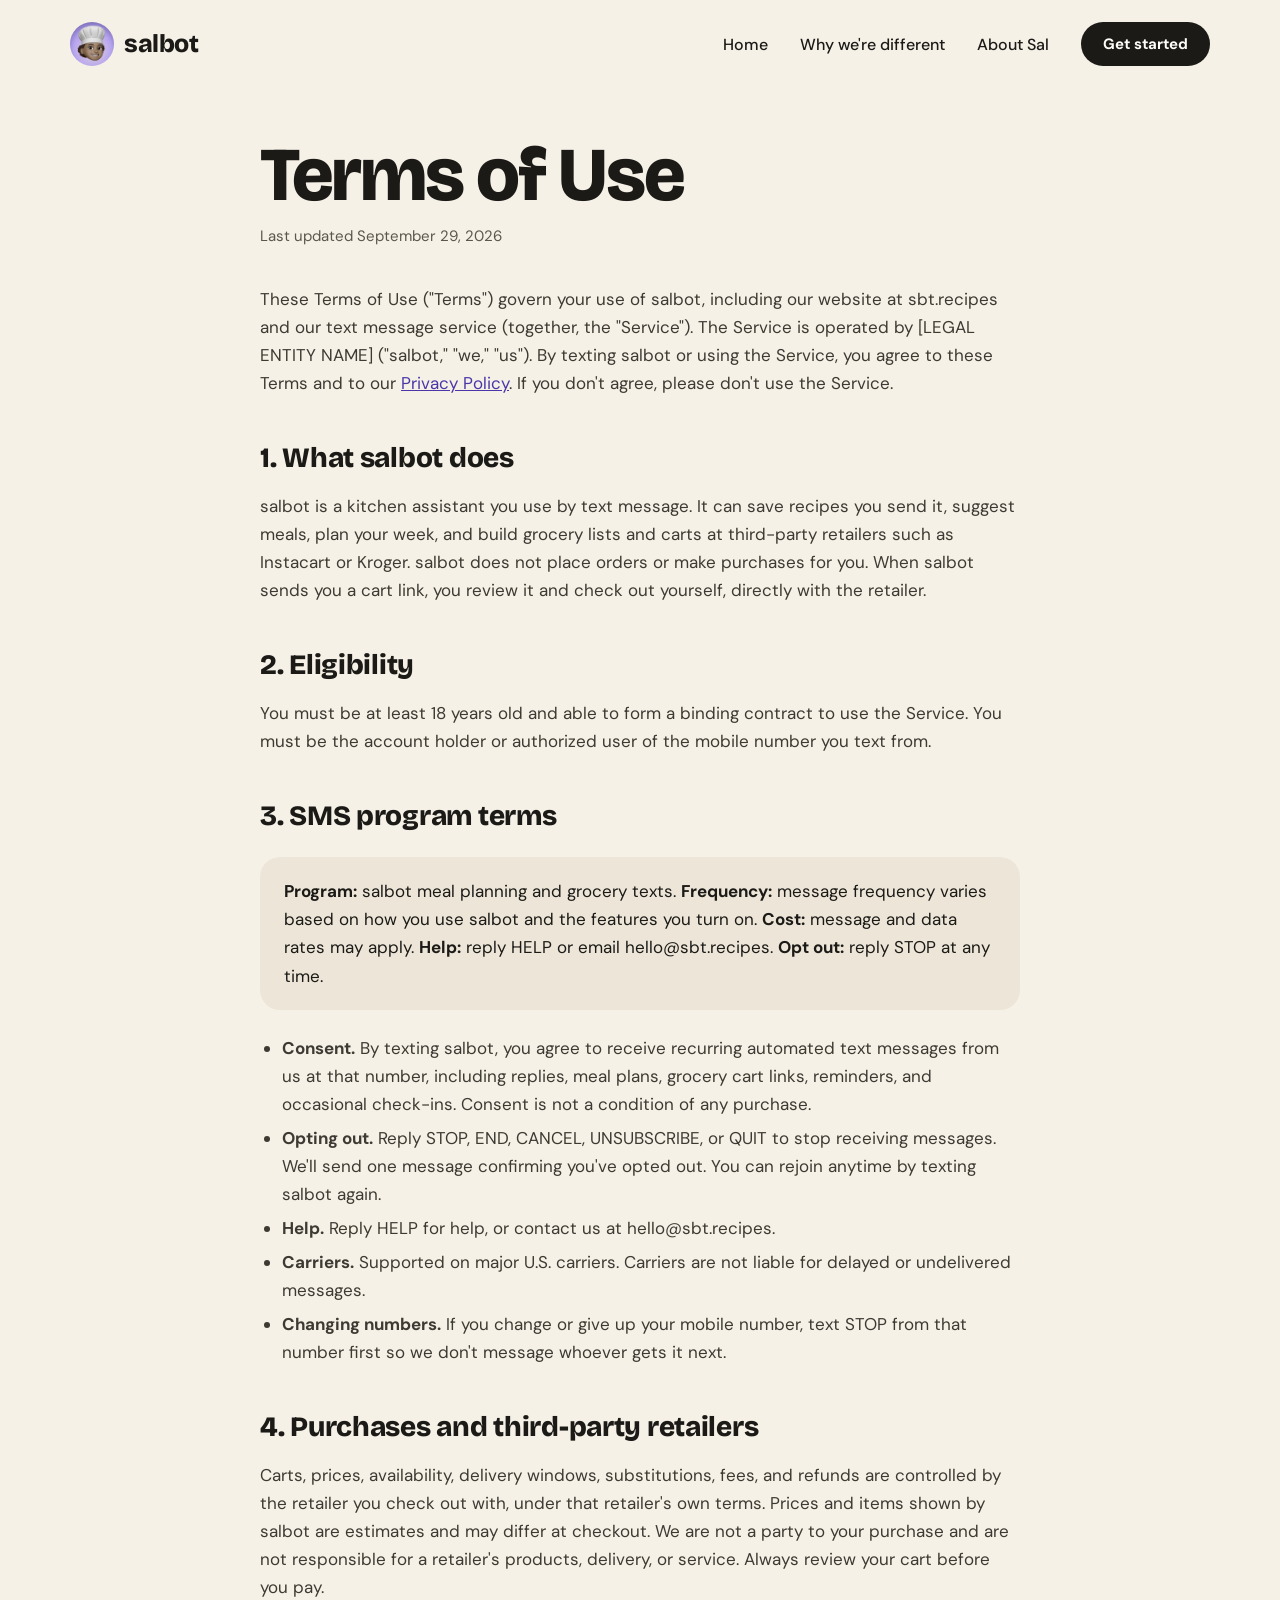
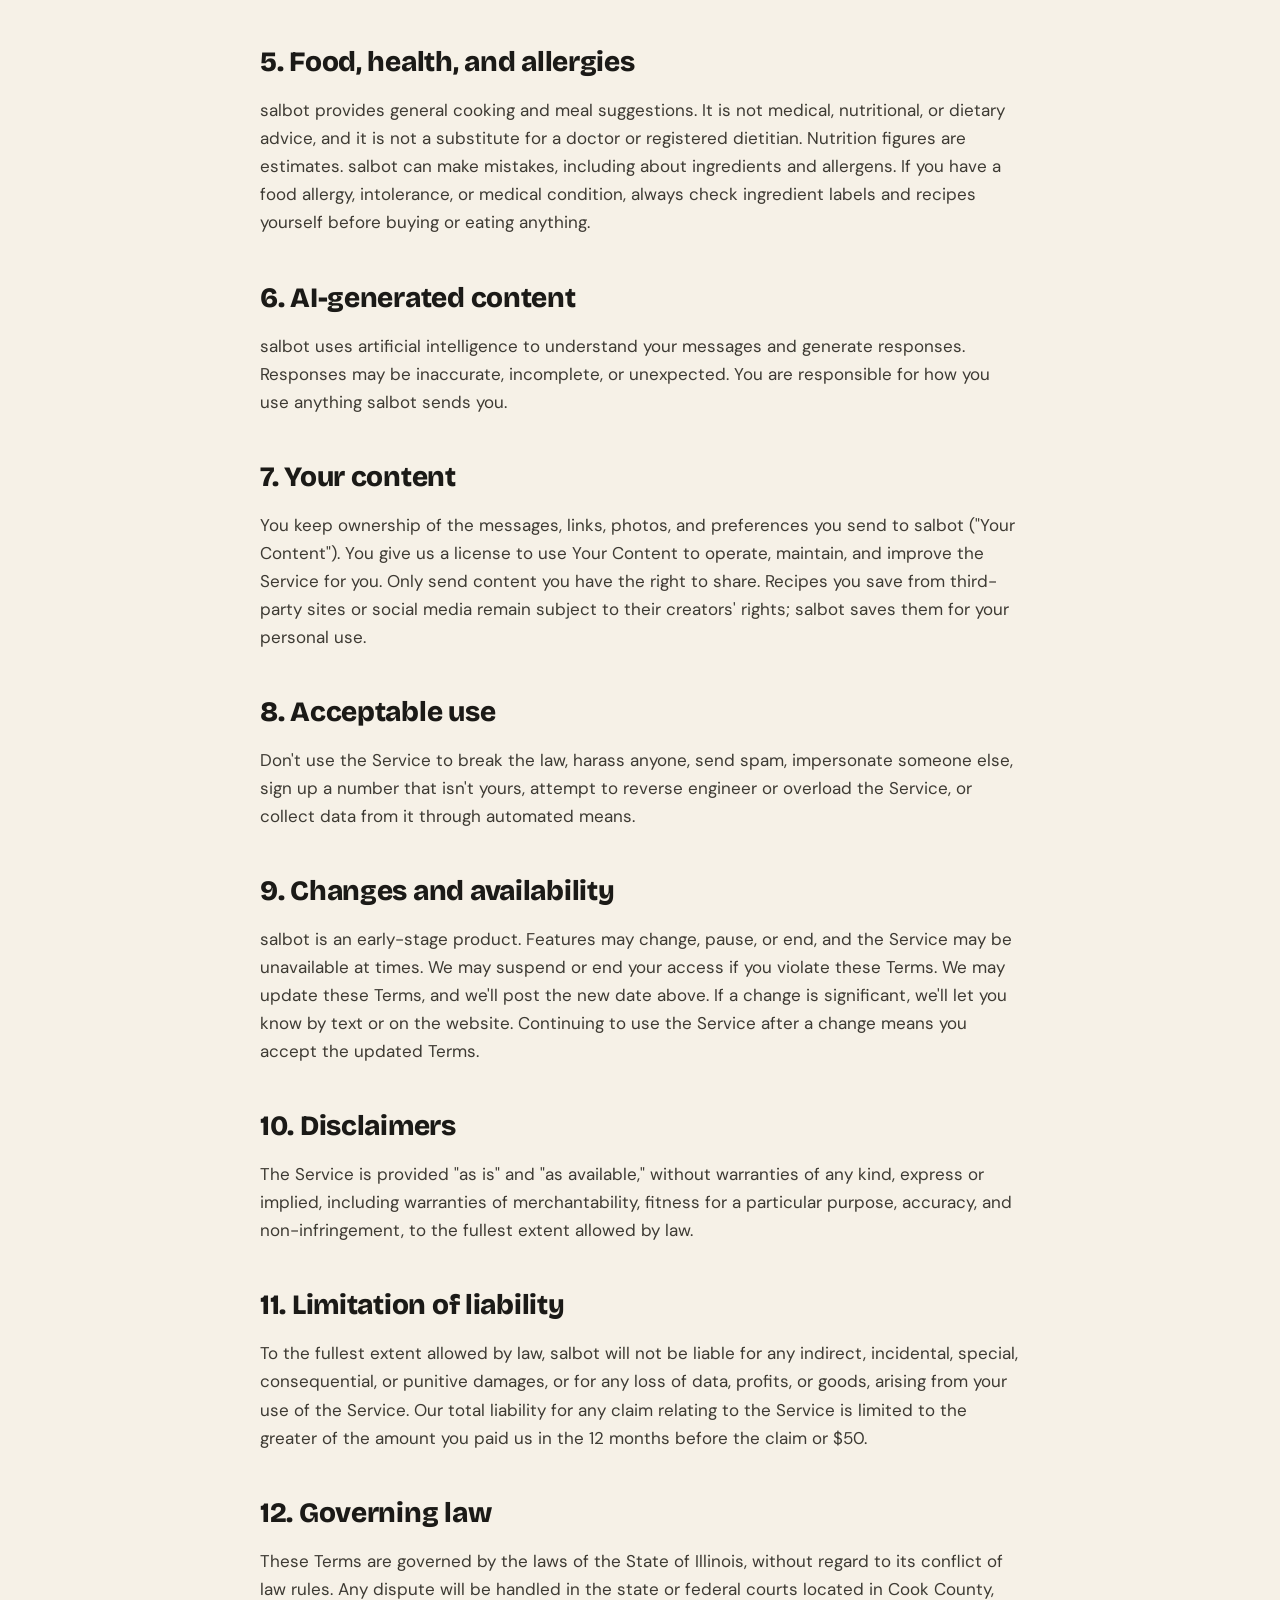
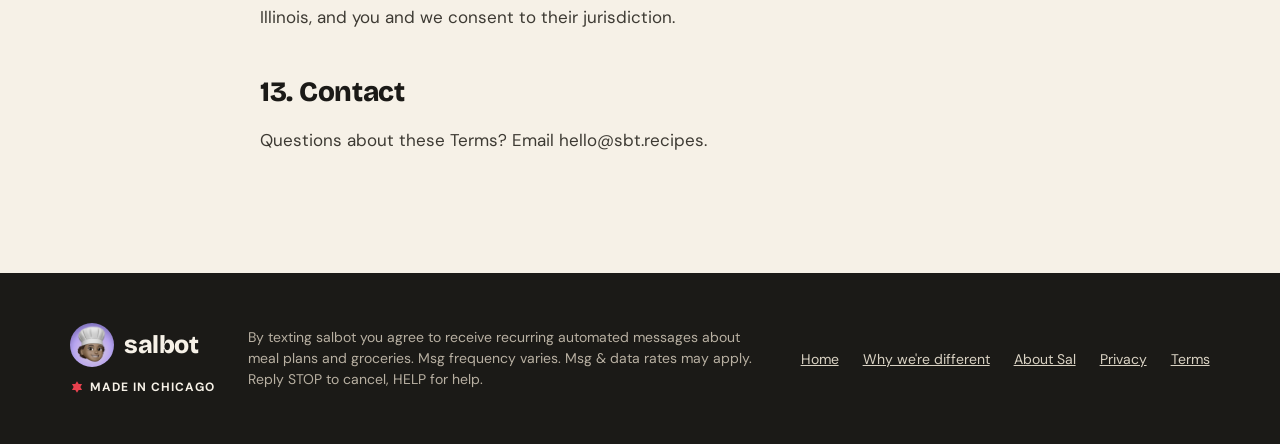
<file: terms.html>
<!doctype html>
<html lang="en">
<head>
<meta charset="utf-8">
<meta name="viewport" content="width=device-width, initial-scale=1">
<title>Terms of Use · salbot</title>
<meta name="description" content="The terms that apply when you use salbot, including our SMS program terms.">
<meta name="theme-color" content="#5B45C4">
<link rel="icon" href="assets/img/favicon.png">
<link rel="apple-touch-icon" href="assets/img/apple-touch-icon.png">
<link rel="preconnect" href="https://fonts.googleapis.com">
<link rel="preconnect" href="https://fonts.gstatic.com" crossorigin>
<link href="https://fonts.googleapis.com/css2?family=Bricolage+Grotesque:opsz,wght@12..96,600;12..96,800&family=DM+Sans:opsz,wght@9..40,400;9..40,500;9..40,700&display=swap" rel="stylesheet">
<link rel="stylesheet" href="assets/styles.css">
</head>
<body>

<header class="wrap nav">
<a class="brand" href="index.html"><img src="assets/img/logo.jpg" alt=""><span>salbot</span></a>
<nav aria-label="Main">
<a class="navlink" href="index.html">Home</a>
<a class="navlink" href="why.html">Why we're different</a>
<a class="navlink" href="about.html">About Sal</a>
<a class="cta small" data-text-salbot href="sms:+13127667508">Get started</a>
</nav>
</header>

<main class="wrap">
<article class="doc">
<h1 class="display">Terms of Use</h1>
<p class="updated">Last updated September 29, 2026</p>

<p>These Terms of Use ("Terms") govern your use of salbot, including our website at sbt.recipes and our text message service (together, the "Service"). The Service is operated by [LEGAL ENTITY NAME] ("salbot," "we," "us"). By texting salbot or using the Service, you agree to these Terms and to our <a href="privacy.html">Privacy Policy</a>. If you don't agree, please don't use the Service.</p>

<h2>1. What salbot does</h2>
<p>salbot is a kitchen assistant you use by text message. It can save recipes you send it, suggest meals, plan your week, and build grocery lists and carts at third-party retailers such as Instacart or Kroger. salbot does not place orders or make purchases for you. When salbot sends you a cart link, you review it and check out yourself, directly with the retailer.</p>

<h2>2. Eligibility</h2>
<p>You must be at least 18 years old and able to form a binding contract to use the Service. You must be the account holder or authorized user of the mobile number you text from.</p>

<h2>3. SMS program terms</h2>
<div class="callout"><p><b>Program:</b> salbot meal planning and grocery texts. <b>Frequency:</b> message frequency varies based on how you use salbot and the features you turn on. <b>Cost:</b> message and data rates may apply. <b>Help:</b> reply HELP or email hello@sbt.recipes. <b>Opt out:</b> reply STOP at any time.</p></div>
<ul>
<li><b>Consent.</b> By texting salbot, you agree to receive recurring automated text messages from us at that number, including replies, meal plans, grocery cart links, reminders, and occasional check-ins. Consent is not a condition of any purchase.</li>
<li><b>Opting out.</b> Reply STOP, END, CANCEL, UNSUBSCRIBE, or QUIT to stop receiving messages. We'll send one message confirming you've opted out. You can rejoin anytime by texting salbot again.</li>
<li><b>Help.</b> Reply HELP for help, or contact us at hello@sbt.recipes.</li>
<li><b>Carriers.</b> Supported on major U.S. carriers. Carriers are not liable for delayed or undelivered messages.</li>
<li><b>Changing numbers.</b> If you change or give up your mobile number, text STOP from that number first so we don't message whoever gets it next.</li>
</ul>

<h2>4. Purchases and third-party retailers</h2>
<p>Carts, prices, availability, delivery windows, substitutions, fees, and refunds are controlled by the retailer you check out with, under that retailer's own terms. Prices and items shown by salbot are estimates and may differ at checkout. We are not a party to your purchase and are not responsible for a retailer's products, delivery, or service. Always review your cart before you pay.</p>

<h2>5. Food, health, and allergies</h2>
<p>salbot provides general cooking and meal suggestions. It is not medical, nutritional, or dietary advice, and it is not a substitute for a doctor or registered dietitian. Nutrition figures are estimates. salbot can make mistakes, including about ingredients and allergens. If you have a food allergy, intolerance, or medical condition, always check ingredient labels and recipes yourself before buying or eating anything.</p>

<h2>6. AI-generated content</h2>
<p>salbot uses artificial intelligence to understand your messages and generate responses. Responses may be inaccurate, incomplete, or unexpected. You are responsible for how you use anything salbot sends you.</p>

<h2>7. Your content</h2>
<p>You keep ownership of the messages, links, photos, and preferences you send to salbot ("Your Content"). You give us a license to use Your Content to operate, maintain, and improve the Service for you. Only send content you have the right to share. Recipes you save from third-party sites or social media remain subject to their creators' rights; salbot saves them for your personal use.</p>

<h2>8. Acceptable use</h2>
<p>Don't use the Service to break the law, harass anyone, send spam, impersonate someone else, sign up a number that isn't yours, attempt to reverse engineer or overload the Service, or collect data from it through automated means.</p>

<h2>9. Changes and availability</h2>
<p>salbot is an early-stage product. Features may change, pause, or end, and the Service may be unavailable at times. We may suspend or end your access if you violate these Terms. We may update these Terms, and we'll post the new date above. If a change is significant, we'll let you know by text or on the website. Continuing to use the Service after a change means you accept the updated Terms.</p>

<h2>10. Disclaimers</h2>
<p>The Service is provided "as is" and "as available," without warranties of any kind, express or implied, including warranties of merchantability, fitness for a particular purpose, accuracy, and non-infringement, to the fullest extent allowed by law.</p>

<h2>11. Limitation of liability</h2>
<p>To the fullest extent allowed by law, salbot will not be liable for any indirect, incidental, special, consequential, or punitive damages, or for any loss of data, profits, or goods, arising from your use of the Service. Our total liability for any claim relating to the Service is limited to the greater of the amount you paid us in the 12 months before the claim or $50.</p>

<h2>12. Governing law</h2>
<p>These Terms are governed by the laws of the State of Illinois, without regard to its conflict of law rules. Any dispute will be handled in the state or federal courts located in Cook County, Illinois, and you and we consent to their jurisdiction.</p>

<h2>13. Contact</h2>
<p>Questions about these Terms? Email hello@sbt.recipes.</p>
</article>
</main>

<footer class="bg-ink">
<div class="wrap footer">
<div class="stack" style="gap:12px">
<a class="brand" href="index.html"><img src="assets/img/logo.jpg" alt=""><span>salbot</span></a>
<span class="chicago"><svg width="14" height="14" viewBox="0 0 24 24" aria-hidden="true"><polygon points="12,2 14.89,7 20.66,7 17.77,12 20.66,17 14.89,17 12,22 9.11,17 3.34,17 6.23,12 3.34,7 9.11,7" fill="#E8414E"/></svg>Made in Chicago</span>
</div>
<p class="legal">By texting salbot you agree to receive recurring automated messages about meal plans and groceries. Msg frequency varies. Msg &amp; data rates may apply. Reply STOP to cancel, HELP for help.</p>
<div class="links"><a href="index.html">Home</a><a href="why.html">Why we're different</a><a href="about.html">About Sal</a><a href="privacy.html">Privacy</a><a href="terms.html" aria-current="page">Terms</a></div>
</div>
</footer>

<script src="assets/site.js"></script>
</body>
</html>
</file>
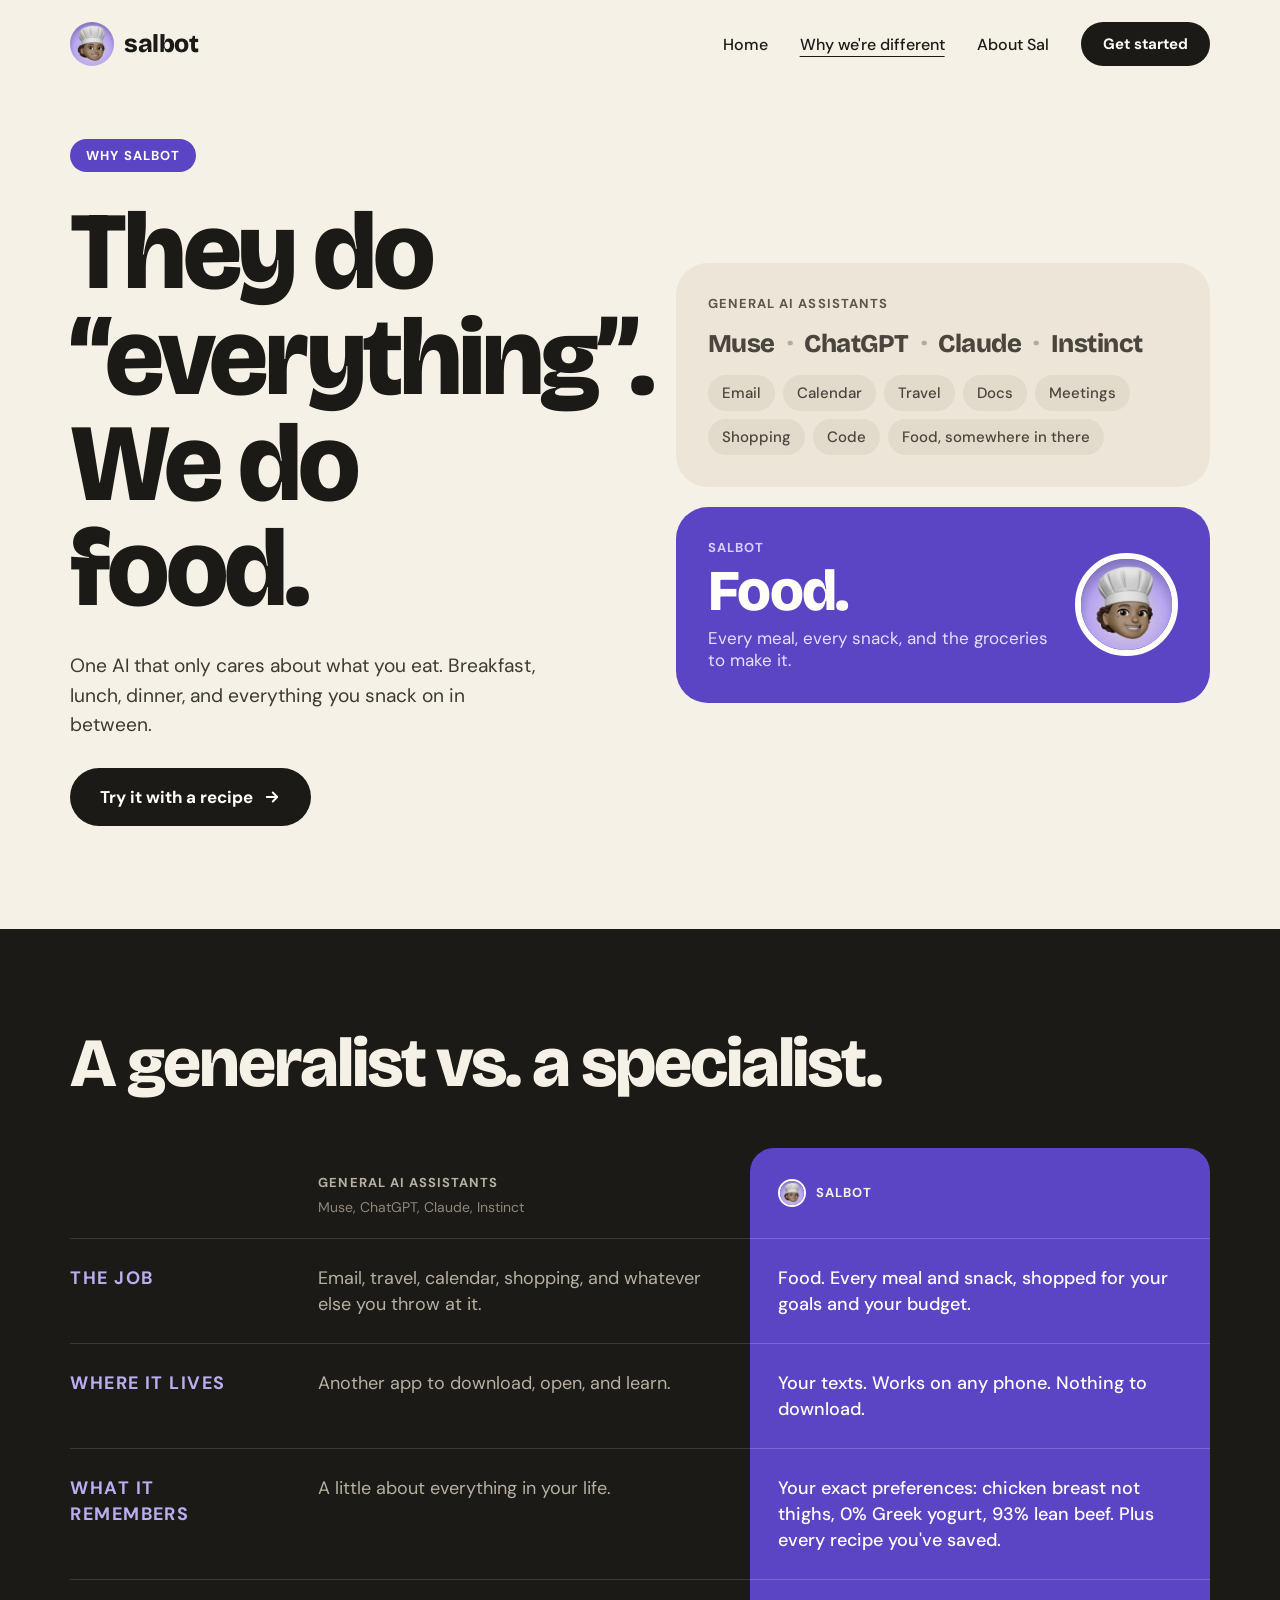
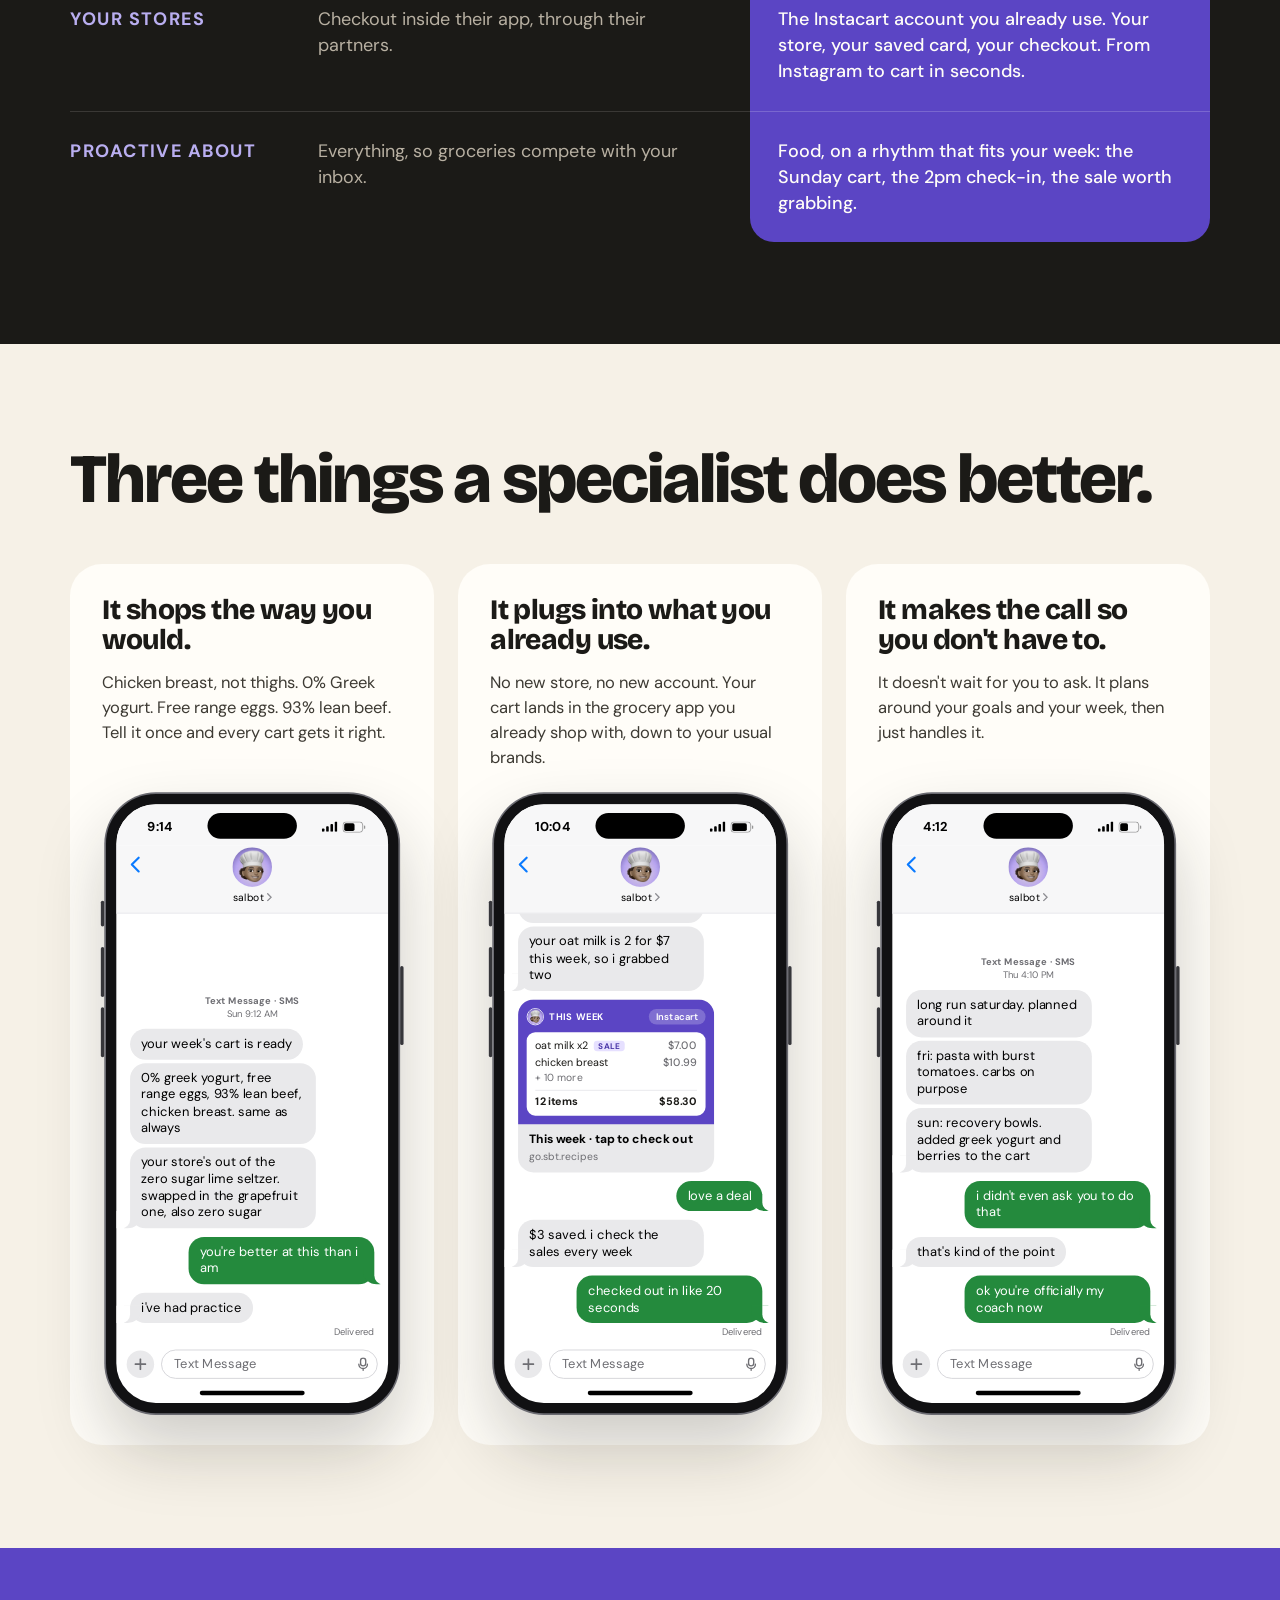
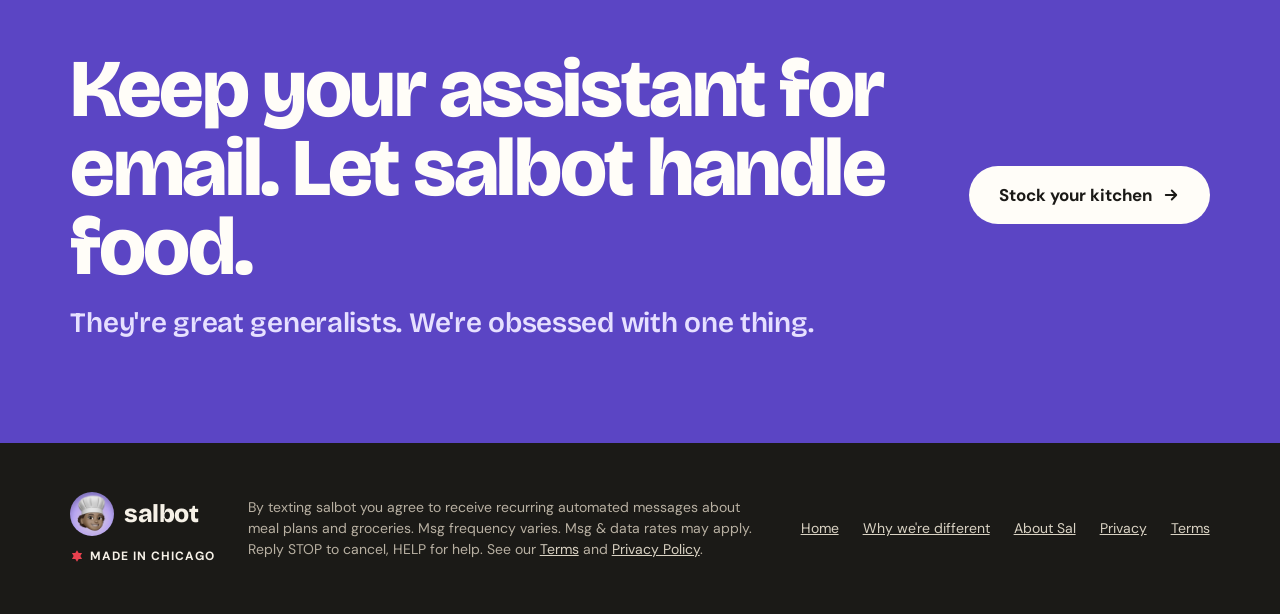
<file: why.html>
<!doctype html>
<html lang="en">
<head>
<meta charset="utf-8">
<meta name="viewport" content="width=device-width, initial-scale=1">
<title>Why salbot · They do everything. We do food.</title>
<meta name="description" content="General AI assistants do a bit of everything. salbot does one thing: food. Every meal, every snack, a kitchen that stays stocked.">
<meta property="og:title" content="Why salbot">
<meta property="og:url" content="https://salbot.vercel.app/why.html">
<meta property="og:image" content="https://salbot.vercel.app/assets/img/og-home.jpg">
<meta property="og:image:width" content="780">
<meta property="og:image:height" content="1440">
<meta name="twitter:card" content="summary_large_image">
<meta name="theme-color" content="#5B45C4">
<link rel="icon" href="assets/img/favicon.png">
<link rel="apple-touch-icon" href="assets/img/apple-touch-icon.png">
<link rel="preconnect" href="https://fonts.googleapis.com">
<link rel="preconnect" href="https://fonts.gstatic.com" crossorigin>
<link href="https://fonts.googleapis.com/css2?family=Bricolage+Grotesque:opsz,wght@12..96,600;12..96,800&family=DM+Sans:opsz,wght@9..40,400;9..40,500;9..40,700&display=swap" rel="stylesheet">
<link rel="stylesheet" href="assets/styles.css">
</head>
<body>

<header class="wrap nav">
<a class="brand" href="index.html"><img src="assets/img/logo.jpg" alt=""><span>salbot</span></a>
<nav aria-label="Main">
<a class="navlink" href="index.html">Home</a>
<a class="navlink" href="why.html" aria-current="page">Why we're different</a>
<a class="navlink" href="about.html">About Sal</a>
<a class="cta small" data-text-salbot href="sms:+13127667508">Get started</a>
</nav>
</header>

<main>

<!-- HERO -->
<section class="wrap section" style="padding-top:clamp(24px,4vw,56px)">
<div class="split">
<div class="stack">
<div><span class="pill accent">Why salbot</span></div>
<h1 class="display h-hero">They do &ldquo;everything&rdquo;. We do food.</h1>
<p class="body" style="color:var(--muted);max-width:480px">One AI that only cares about what you eat. Breakfast, lunch, dinner, and everything you snack on in between.</p>
<div><a class="cta" data-text-salbot href="sms:+13127667508">Try it with a recipe <svg width="18" height="18" viewBox="0 0 24 24" fill="none" stroke="currentColor" stroke-width="2.5" stroke-linecap="round" stroke-linejoin="round" aria-hidden="true"><path d="M5 12h14M13 6l6 6-6 6"/></svg></a></div>
</div>
<div class="stack" style="gap:20px">
<div class="gcard">
<span class="eyebrow" style="color:var(--muted-2)">General AI assistants</span>
<div class="names"><span>Muse</span><i>·</i><span>ChatGPT</span><i>·</i><span>Claude</span><i>·</i><span>Instinct</span></div>
<div class="chips"><span class="gchip">Email</span><span class="gchip">Calendar</span><span class="gchip">Travel</span><span class="gchip">Docs</span><span class="gchip">Meetings</span><span class="gchip">Shopping</span><span class="gchip">Code</span><span class="gchip">Food, somewhere in there</span></div>
</div>
<div class="scard">
<div class="stack" style="gap:8px">
<span class="eyebrow" style="color:var(--accent-soft)">salbot</span>
<span class="display" style="font-size:clamp(44px,4.5vw,64px);color:var(--paper)">Food.</span>
<span style="font-size:17px;color:var(--accent-mist)">Every meal, every snack, and the groceries to make it.</span>
</div>
<img src="assets/img/logo.jpg" alt="">
</div>
</div>
</div>
</section>

<!-- COMPARISON -->
<section class="wrap section bg-ink on-dark">
<h2 class="display h-lg" style="color:var(--cream);margin-bottom:clamp(28px,4vw,56px)">A generalist vs. a specialist.</h2>
<div role="table" aria-label="General AI assistants compared with salbot">
<div class="cmp-row cmp-head" role="row">
<div role="columnheader"><span class="sr-only" style="position:absolute;left:-9999px">Topic</span></div>
<div class="cmp-cell" role="columnheader" style="border-top:0;padding-bottom:20px;display:flex;flex-direction:column;justify-content:flex-end;gap:4px"><span class="eyebrow" style="color:#B8B0A2">General AI assistants</span><span style="font-size:14px;color:#8F887B">Muse, ChatGPT, Claude, Instinct</span></div>
<div class="cmp-cell" role="columnheader" style="border-top:0;background:var(--accent);border-radius:24px 24px 0 0;display:flex;align-items:center;gap:10px"><img src="assets/img/logo.jpg" alt="" style="width:28px;height:28px;border-radius:50%;border:2px solid var(--paper)"><span class="eyebrow">salbot</span></div>
</div>
<div class="cmp-row" role="row"><div class="cmp-cell cmp-lab eyebrow" role="rowheader">The job</div><div class="cmp-cell cmp-them" role="cell">Email, travel, calendar, shopping, and whatever else you throw at it.</div><div class="cmp-cell cmp-us" role="cell">Food. Every meal and snack, shopped for your goals and your budget.</div></div>
<div class="cmp-row" role="row"><div class="cmp-cell cmp-lab eyebrow" role="rowheader">Where it lives</div><div class="cmp-cell cmp-them" role="cell">Another app to download, open, and learn.</div><div class="cmp-cell cmp-us" role="cell">Your texts. Works on any phone. Nothing to download.</div></div>
<div class="cmp-row" role="row"><div class="cmp-cell cmp-lab eyebrow" role="rowheader">What it remembers</div><div class="cmp-cell cmp-them" role="cell">A little about everything in your life.</div><div class="cmp-cell cmp-us" role="cell">Your exact preferences: chicken breast not thighs, 0% Greek yogurt, 93% lean beef. Plus every recipe you've saved.</div></div>
<div class="cmp-row" role="row"><div class="cmp-cell cmp-lab eyebrow" role="rowheader">Your stores</div><div class="cmp-cell cmp-them" role="cell">Checkout inside their app, through their partners.</div><div class="cmp-cell cmp-us" role="cell">The Instacart account you already use. Your store, your saved card, your checkout. From Instagram to cart in seconds.</div></div>
<div class="cmp-row" role="row"><div class="cmp-cell cmp-lab eyebrow" role="rowheader">Proactive about</div><div class="cmp-cell cmp-them" role="cell">Everything, so groceries compete with your inbox.</div><div class="cmp-cell cmp-us" role="cell">Food, on a rhythm that fits your week: the Sunday cart, the 2pm check-in, the sale worth grabbing.</div></div>
</div>
</section>

<!-- SPECIALIST -->
<section class="wrap section">
<h2 class="display h-lg" style="margin-bottom:clamp(28px,4vw,56px)">Three things a specialist does better.</h2>
<div class="spec-grid">

<div class="spec">
<p class="spec-t">It shops the way you would.</p>
<p class="spec-d">Chicken breast, not thighs. 0% Greek yogurt. Free range eggs. 93% lean beef. Tell it once and every cart gets it right.</p>
<div class="phone-slot sm"><div class="iphone" data-time="9:14" data-battery="12">
<div class="thread">
<div class="ts"><b>Text Message · SMS</b><br>Sun 9:12 AM</div>
<div class="bot">your week's cart is ready</div>
<div class="bot">0% greek yogurt, free range eggs, 93% lean beef, chicken breast. same as always</div>
<div class="bot tail">your store's out of the zero sugar lime seltzer. swapped in the grapefruit one, also zero sugar</div>
<div class="me tail gap">you're better at this than i am</div>
<div class="bot tail gap">i've had practice</div>
<div class="delivered">Delivered</div>
</div>
</div></div>
</div>

<div class="spec">
<p class="spec-t">It plugs into what you already use.</p>
<p class="spec-d">No new store, no new account. Your cart lands in the grocery app you already shop with, down to your usual brands.</p>
<div class="phone-slot sm"><div class="iphone" data-time="10:04">
<div class="thread">
<div class="ts"><b>Text Message · SMS</b><br>Sun 10:00 AM</div>
<div class="bot">your week's in your instacart. same store, same address</div>
<div class="bot tail">your oat milk is 2 for $7 this week, so i grabbed two</div>
<a class="preview gap" href="#" tabindex="-1">
<div class="og"><div class="og-head"><img src="assets/img/logo.jpg" alt="">this week<span class="og-store">Instacart</span></div><div class="og-list"><div class="og-row"><span>oat milk x2 <span class="og-sale">SALE</span></span><b>$7.00</b></div><div class="og-row"><span>chicken breast</span><b>$10.99</b></div><div class="og-more">+ 10 more</div><div class="og-total"><span>12 items</span><span>$58.30</span></div></div></div>
<div class="pv-body"><span class="pv-title">This week · tap to check out</span><span class="pv-domain">go.sbt.recipes</span></div>
</a>
<div class="me tail gap">love a deal</div>
<div class="bot tail gap">$3 saved. i check the sales every week</div>
<div class="me tail gap">checked out in like 20 seconds</div>
<div class="delivered">Delivered</div>
</div>
</div></div>
</div>

<div class="spec">
<p class="spec-t">It makes the call so you don't have to.</p>
<p class="spec-d">It doesn't wait for you to ask. It plans around your goals and your week, then just handles it.</p>
<div class="phone-slot sm"><div class="iphone" data-time="4:12" data-battery="9">
<div class="thread">
<div class="ts"><b>Text Message · SMS</b><br>Thu 4:10 PM</div>
<div class="bot">long run saturday. planned around it</div>
<div class="bot">fri: pasta with burst tomatoes. carbs on purpose</div>
<div class="bot tail">sun: recovery bowls. added greek yogurt and berries to the cart</div>
<div class="me tail gap">i didn't even ask you to do that</div>
<div class="bot tail gap">that's kind of the point</div>
<div class="me tail gap">ok you're officially my coach now</div>
<div class="delivered">Delivered</div>
</div>
</div></div>
</div>

</div>
</section>

<!-- CLOSING -->
<section class="wrap section bg-accent">
<div class="closing">
<div class="stack" style="gap:20px">
<p class="display h-xl" style="color:var(--paper)">Keep your assistant for email. Let salbot handle food.</p>
<p class="sub sub-md" style="color:var(--accent-mist)">They're great generalists. We're obsessed with one thing.</p>
</div>
<a class="cta light" data-text-salbot href="sms:+13127667508" style="flex-shrink:0">Stock your kitchen <svg width="18" height="18" viewBox="0 0 24 24" fill="none" stroke="currentColor" stroke-width="2.5" stroke-linecap="round" stroke-linejoin="round" aria-hidden="true"><path d="M5 12h14M13 6l6 6-6 6"/></svg></a>
</div>
</section>

</main>

<footer class="bg-ink">
<div class="wrap footer">
<div class="stack" style="gap:12px">
<a class="brand" href="index.html"><img src="assets/img/logo.jpg" alt=""><span>salbot</span></a>
<span class="chicago"><svg width="14" height="14" viewBox="0 0 24 24" aria-hidden="true"><polygon points="12,2 14.89,7 20.66,7 17.77,12 20.66,17 14.89,17 12,22 9.11,17 3.34,17 6.23,12 3.34,7 9.11,7" fill="#E8414E"/></svg>Made in Chicago</span>
</div>
<p class="legal">By texting salbot you agree to receive recurring automated messages about meal plans and groceries. Msg frequency varies. Msg &amp; data rates may apply. Reply STOP to cancel, HELP for help. See our <a href="terms.html" style="display:inline;min-height:0;text-decoration:underline">Terms</a> and <a href="privacy.html" style="display:inline;min-height:0;text-decoration:underline">Privacy Policy</a>.</p>
<div class="links"><a href="index.html">Home</a><a href="why.html">Why we're different</a><a href="about.html">About Sal</a><a href="privacy.html">Privacy</a><a href="terms.html">Terms</a></div>
</div>
</footer>

<script src="assets/site.js"></script>
</body>
</html>
</file>
<file: assets/styles.css>
/* salbot site */
:root{
  --accent:#5B45C4;
  --accent-deep:#4A36A8;
  --accent-soft:#D8CEFF;
  --accent-mist:#E6E0FF;
  --ink:#1B1A17;
  --cream:#F6F1E7;
  --paper:#FFFDF8;
  --sand:#EDE6D8;
  --sage:#E3E9DC;
  --muted:#3D3A33;
  --muted-2:#5C574C;
  --line:#DDD5C5;
  --sms:#248A3D;
  --ios-gray:#E9E9EB;
  --ios-label:#6E6E73;
  --pad:clamp(20px,5.5vw,80px);
  --display:'Bricolage Grotesque',Georgia,serif;
  --body:'DM Sans',system-ui,-apple-system,sans-serif;
}
*{box-sizing:border-box}
html{-webkit-text-size-adjust:100%}
body{margin:0;font-family:var(--body);color:var(--ink);background:var(--cream);overflow-x:hidden}
img,video{max-width:100%}
a{color:var(--ink)}
a:hover{color:var(--accent-deep)}
:focus-visible{outline:3px solid var(--accent);outline-offset:3px}

/* type */
.display{font-family:var(--display);font-weight:800;letter-spacing:-0.03em;line-height:0.96;margin:0}
.sub{font-family:var(--display);font-weight:600;letter-spacing:-0.01em;margin:0}
.body{margin:0;font-size:clamp(17px,1.5vw,21px);line-height:1.55}
.eyebrow{font-size:13px;font-weight:700;letter-spacing:0.08em;text-transform:uppercase}
.h-hero{font-size:clamp(56px,8.6vw,124px)}
.h-xl{font-size:clamp(44px,6.4vw,96px)}
.h-lg{font-size:clamp(42px,5.4vw,78px)}
.sub-lg{font-size:clamp(22px,2.5vw,36px);color:var(--muted)}
.sub-md{font-size:clamp(21px,2.2vw,30px)}

/* layout */
.wrap{padding-left:var(--pad);padding-right:var(--pad)}
.section{padding-top:clamp(64px,8vw,110px);padding-bottom:clamp(64px,8vw,110px)}
.split{display:grid;grid-template-columns:1fr;gap:48px;align-items:center}
@media(min-width:960px){.split{grid-template-columns:repeat(2,minmax(0,1fr));gap:72px}.split.flip>:first-child{order:2}}
.stack{display:flex;flex-direction:column;gap:28px}
.center{display:flex;justify-content:center}
.bg-ink{background:var(--ink);color:var(--cream)}
.bg-sage{background:var(--sage)}
.bg-accent{background:var(--accent);color:var(--paper)}

/* nav */
.nav{height:88px;display:flex;align-items:center;justify-content:space-between}
.brand{display:flex;align-items:center;gap:10px;text-decoration:none}
.brand img{width:44px;height:44px;border-radius:50%;object-fit:cover}
.brand span{font-family:var(--display);font-weight:800;font-size:25px;letter-spacing:-0.02em}
.nav nav{display:flex;align-items:center;gap:32px}
.navlink{text-decoration:none;font-weight:500;font-size:16px}
.navlink[aria-current="page"]{text-decoration:underline;text-underline-offset:6px}
@media(max-width:760px){.nav{height:72px}.navlink{display:none}.brand img{width:38px;height:38px}.brand span{font-size:22px}}

/* mobile menu */
.menu-btn{display:none;width:48px;height:48px;border-radius:50%;border:1.5px solid var(--line);background:var(--paper);align-items:center;justify-content:center;cursor:pointer;color:var(--ink);padding:0}
@media(max-width:760px){.menu-btn{display:inline-flex}.nav nav{gap:10px}}
.drawer-scrim{position:fixed;inset:0;background:rgba(27,26,23,.5);opacity:0;pointer-events:none;transition:opacity .25s ease;z-index:50}
.drawer{position:fixed;top:0;right:0;bottom:0;width:min(340px,86vw);background:var(--cream);z-index:51;transform:translateX(100%);transition:transform .3s cubic-bezier(.2,.7,.2,1);display:flex;flex-direction:column;padding:20px 24px 28px;box-shadow:-20px 0 60px rgba(27,26,23,.25);overflow-y:auto}
.drawer[hidden]{display:none}
.menu-open .drawer{transform:none}
.menu-open .drawer-scrim{opacity:1;pointer-events:auto}
.menu-open{overflow:hidden}
.drawer-top{display:flex;align-items:center;justify-content:space-between;margin-bottom:28px}
.drawer-close{width:48px;height:48px;border-radius:50%;border:0;background:var(--sand);display:flex;align-items:center;justify-content:center;cursor:pointer;color:var(--ink)}
.drawer-links{display:flex;flex-direction:column}
.drawer-links a{display:flex;align-items:center;justify-content:space-between;min-height:60px;border-bottom:1px solid var(--line);text-decoration:none;font-family:var(--display);font-weight:800;font-size:26px;letter-spacing:-.02em}
.drawer-links a[aria-current="page"]{color:var(--accent-deep)}
.drawer-links a svg{color:var(--muted-2)}
.drawer-small{display:flex;gap:20px;margin-top:20px}
.drawer-small a{font-size:15px;color:var(--muted-2);min-height:44px;display:inline-flex;align-items:center}
.drawer-foot{margin-top:auto;padding-top:28px;display:flex;flex-direction:column;gap:14px}
.drawer-foot .cta{width:100%}
@media(prefers-reduced-motion:reduce){.drawer,.drawer-scrim{transition:none}}

/* legal pages */
.doc{max-width:760px;margin:0 auto;padding-top:clamp(24px,4vw,56px);padding-bottom:clamp(64px,8vw,110px)}
.doc h1{font-size:clamp(44px,6vw,76px);margin-bottom:12px}
.doc .updated{color:var(--muted-2);font-size:15px;margin:0 0 36px}
.doc h2{font-family:var(--display);font-weight:800;font-size:clamp(22px,2.4vw,28px);letter-spacing:-.01em;margin:44px 0 12px}
.doc p,.doc li{font-size:17px;line-height:1.65;color:var(--muted)}
.doc ul{padding-left:22px;margin:0 0 16px}
.doc li{margin-bottom:6px}
.doc .callout{background:var(--sand);border-radius:20px;padding:20px 24px;margin:24px 0}
.doc .callout p{margin:0;color:var(--ink)}
.doc a{color:var(--accent-deep)}

/* buttons */
.cta{display:inline-flex;align-items:center;justify-content:center;gap:10px;background:var(--ink);color:var(--paper);text-decoration:none;font-weight:700;font-size:17px;padding:18px 30px;border-radius:999px;min-height:52px;border:0;font-family:inherit;cursor:pointer}
.cta:hover{background:#000;color:var(--paper)}
.cta.small{padding:12px 22px;font-size:15px;min-height:44px}
.cta.light{background:var(--paper);color:var(--ink)}
.cta.light:hover{background:#fff;color:var(--ink)}
.cta svg{flex-shrink:0}
@media(max-width:600px){.cta:not(.small){width:100%}}
.fineprint{margin:0;font-size:13px;line-height:1.5;color:var(--muted-2);max-width:460px}
.on-dark .fineprint{color:#B8B0A2}

/* pills */
.pill{display:inline-flex;align-items:center;gap:8px;padding:8px 16px;border-radius:999px;font-size:13px;font-weight:700;letter-spacing:0.08em;text-transform:uppercase}
.pill.accent{background:var(--accent);color:var(--paper)}
.pill.outline{border:2px solid var(--ink);padding:6px 16px 6px 12px}
.pill.dark{background:var(--ink);color:var(--paper)}
.chip{border:1.5px solid #5C574C;border-radius:999px;padding:8px 14px;font-size:15px;color:var(--cream)}
.chips{display:flex;flex-wrap:wrap;gap:8px}
.chip.dark{border-color:#B9B2A3;color:var(--ink)}

/* ---------- iPhone ---------- */
.phone-slot{--s:1;position:relative;width:calc(340px * var(--s));height:calc(720px * var(--s));flex-shrink:0}
.phone-slot.sm{--s:.86}
@media(max-width:600px){.phone-slot{--s:.86}}
.iphone{position:absolute;top:0;left:0;width:340px;height:720px;transform:scale(var(--s));transform-origin:top left}
.hw{position:absolute;width:4px;background:#3A3A3F;border-radius:2px}
.screen{position:absolute;inset:0;border:12px solid #111113;border-radius:58px;background:#fff;overflow:hidden;display:flex;flex-direction:column;box-shadow:0 0 0 2px #6B6B72,0 40px 80px rgba(27,26,23,.22)}
.island{position:absolute;top:10px;left:50%;margin-left:-52px;width:104px;height:30px;border-radius:20px;background:#000;z-index:3}
.status{height:48px;flex-shrink:0;display:flex;align-items:center;justify-content:space-between;padding:4px 26px 0 36px;font-weight:700;font-size:15px;color:#000;background:#F7F7F8}
.sicons{display:flex;align-items:center;gap:6px}
.mhead{position:relative;flex-shrink:0;display:flex;flex-direction:column;align-items:center;gap:4px;padding:2px 0 10px;background:#F7F7F8;border-bottom:1px solid #E5E5EA}
.mhead .back{position:absolute;left:16px;top:12px}
.mav{width:46px;height:46px;border-radius:50%;object-fit:cover;display:block}
.mname{font-size:12px;color:#000;display:flex;align-items:center;gap:3px}
.gavs{display:flex;align-items:center;height:46px}
.gav{width:30px;height:30px;border-radius:50%;border:2px solid #F7F7F8;display:flex;align-items:center;justify-content:center;font-size:13px;font-weight:700;color:#fff}
.gav.logo{width:40px;height:40px;object-fit:cover;position:relative}
.thread{flex-grow:1;display:flex;flex-direction:column;justify-content:flex-end;gap:4px;padding:10px 16px 8px;overflow:hidden;font-family:var(--body)}
.thread>*{flex-shrink:0}
.ts{align-self:center;text-align:center;font-size:11px;line-height:1.35;color:var(--ios-label);margin:4px 0 6px}
.ts b{font-weight:700}
.me,.bot{position:relative;max-width:76%;padding:8px 13px;border-radius:18px;font-size:15px;line-height:1.3}
.me{align-self:flex-end;background:var(--sms);color:#fff}
.bot{align-self:flex-start;background:var(--ios-gray);color:#000}
.gap{margin-top:6px}
.me.tail::before{content:"";position:absolute;bottom:0;right:-7px;height:20px;width:20px;background:var(--sms);border-bottom-left-radius:16px 14px}
.me.tail::after{content:"";position:absolute;bottom:0;right:-26px;width:26px;height:20px;background:#fff;border-bottom-left-radius:10px}
.bot.tail::before{content:"";position:absolute;bottom:0;left:-7px;height:20px;width:20px;background:var(--ios-gray);border-bottom-right-radius:16px 14px}
.bot.tail::after{content:"";position:absolute;bottom:0;left:-26px;width:26px;height:20px;background:#fff;border-bottom-right-radius:10px}
.sender{font-size:11px;color:var(--ios-label);margin:6px 0 0 14px}
.delivered{align-self:flex-end;font-size:11px;color:var(--ios-label);margin-top:-1px}
.preview{align-self:flex-start;width:228px;border-radius:18px;overflow:hidden;background:var(--ios-gray);text-decoration:none;color:#000;display:flex;flex-direction:column}
.preview.mine{align-self:flex-end}
.preview:hover{color:#000}
.pv-img{height:90px;display:flex;align-items:center;justify-content:center;background:#2A2724}
.pv-body{padding:9px 13px 11px;display:flex;flex-direction:column;gap:2px}
.pv-title{font-weight:700;font-size:14px;line-height:1.25}
.pv-domain{font-size:12px;color:var(--ios-label)}
.og{background:var(--accent);padding:10px;display:flex;flex-direction:column;gap:8px}
.og-head{display:flex;align-items:center;gap:6px;color:#fff;font-size:11px;font-weight:700;letter-spacing:.06em;text-transform:uppercase}
.og-head img{width:20px;height:20px;border-radius:50%;object-fit:cover;border:1.5px solid #fff}
.og-store{margin-left:auto;background:rgba(255,255,255,.22);padding:2px 8px;border-radius:999px;letter-spacing:0;text-transform:none;font-weight:600}
.og-list{background:#fff;border-radius:10px;padding:8px 10px;display:flex;flex-direction:column;gap:3px;font-size:12.5px;line-height:1.3;color:var(--ink)}
.og-row{display:flex;justify-content:space-between;gap:8px}
.og-row b{font-weight:500;color:var(--ios-label)}
.og-more{font-size:12px;color:var(--ios-label)}
.og-total{display:flex;justify-content:space-between;border-top:1px solid #E5E5EA;padding-top:5px;margin-top:2px;font-weight:700}
.lnk{align-self:flex-start;display:flex;align-items:center;gap:10px;max-width:86%;padding:7px 14px 7px 7px;border-radius:16px;background:var(--ios-gray);color:#000;text-decoration:none}
.lnk.mine{align-self:flex-end}
.lnk:hover{color:#000}
.lnk-ic{width:42px;height:42px;border-radius:10px;flex-shrink:0;background:var(--accent);display:flex;align-items:center;justify-content:center}
.lnk-tx{display:flex;flex-direction:column;gap:1px;min-width:0}
.lnk-t{font-weight:700;font-size:14px;line-height:1.25}
.lnk-d{font-size:12px;color:var(--ios-label)}
.inputbar{flex-shrink:0;display:flex;align-items:center;gap:8px;padding:6px 12px 4px}
.plus{width:32px;height:32px;border-radius:50%;background:var(--ios-gray);display:flex;align-items:center;justify-content:center;flex-shrink:0}
.field{flex-grow:1;height:34px;border:1px solid #D1D1D6;border-radius:18px;padding:0 10px 0 14px;display:flex;align-items:center;justify-content:space-between;font-size:15px;color:var(--ios-label)}
.homebar{flex-shrink:0;height:24px;display:flex;justify-content:center;align-items:center}
.homebar span{width:122px;height:5px;border-radius:3px;background:#000}
.halo{position:relative;display:flex;justify-content:center;align-items:center}
.halo::before{content:"";position:absolute;left:50%;top:50%;width:min(620px,110%);aspect-ratio:1;border-radius:50%;background:var(--accent);opacity:.12;transform:translate(-50%,-50%)}

/* ---------- mini chats (tailored) ---------- */
.tailored-grid{display:grid;grid-template-columns:1fr;gap:20px}
@media(min-width:720px){.tailored-grid{grid-template-columns:repeat(2,minmax(0,1fr))}}
@media(min-width:1100px){.tailored-grid{grid-template-columns:repeat(3,minmax(0,1fr));gap:24px}}
.tailored-intro{display:flex;flex-direction:column;justify-content:space-between;gap:28px;padding:8px 16px 8px 0}
.mini{background:var(--cream);color:var(--ink);border-radius:28px;padding:26px;display:flex;flex-direction:column;gap:6px}
.mini .bot,.mini .lnk{background:#fff}
.mini .me,.mini .bot{max-width:84%}
.mini-label{display:flex;align-items:center;gap:8px;font-size:13px;font-weight:700;letter-spacing:.06em;text-transform:uppercase;margin-bottom:10px}
.mini-label img{width:28px;height:28px;border-radius:50%;object-fit:cover}

/* ---------- closing + footer ---------- */
.closing{display:flex;flex-direction:column;gap:32px;align-items:flex-start}
@media(min-width:960px){.closing{flex-direction:row;align-items:center;justify-content:space-between}}
.closing .big-logo{width:clamp(132px,18vw,260px);height:auto;aspect-ratio:1;border-radius:50%;object-fit:cover;border:8px solid var(--paper);flex-shrink:0}
.footer{padding-top:40px;padding-bottom:40px;display:flex;flex-direction:column;gap:20px;font-size:14px;color:#D9D2C3}
@media(min-width:960px){.footer{flex-direction:row;align-items:center;justify-content:space-between}}
.footer a{color:#D9D2C3;min-height:44px;display:inline-flex;align-items:center}
.footer .links{display:flex;flex-wrap:wrap;gap:0 24px}
.footer .brand span{color:var(--cream)}
.footer .legal{max-width:520px;line-height:1.5;color:#B8B0A2}
.chicago{display:inline-flex;align-items:center;gap:6px;font-size:12px;font-weight:700;letter-spacing:.08em;text-transform:uppercase;color:var(--cream)}

/* ---------- about ---------- */
.polaroid{position:relative;width:min(420px,72vw);aspect-ratio:7/8;transform:rotate(-3deg);margin:20px auto 36px}
.polaroid>img.photo{width:100%;height:100%;border:10px solid var(--paper);border-radius:32px;object-fit:cover;object-position:center 35%;display:block;box-shadow:18px 18px 0 var(--accent)}
.polaroid .tag{position:absolute;top:28px;left:-24px;transform:rotate(-4deg)}
.polaroid .badge{position:absolute;right:-30px;bottom:-30px;width:28%;aspect-ratio:1;border-radius:50%;object-fit:cover;border:8px solid var(--cream);transform:rotate(3deg)}
.race{position:relative;padding-bottom:70px}
.race>img{width:100%;aspect-ratio:4/3;border:10px solid var(--paper);border-radius:28px;object-fit:cover;display:block;box-shadow:18px 18px 0 var(--accent);transform:rotate(1.5deg)}
.race .tag{position:absolute;top:20px;right:-10px;transform:rotate(4deg)}
.race .clip{position:absolute;left:-24px;bottom:0;width:min(344px,70%);padding:8px 8px 12px;background:var(--paper);border-radius:22px;box-shadow:0 24px 48px rgba(27,26,23,.25);transform:rotate(-3deg);display:flex;flex-direction:column;gap:8px}
.race .clip video{width:100%;aspect-ratio:16/9;border-radius:16px;object-fit:cover;display:block;background:var(--ink)}
@media(min-width:960px){.race-split{grid-template-columns:minmax(0,5fr) minmax(0,7fr)}}
.stat{padding:10px 18px;border-radius:999px;background:var(--ink);color:var(--paper);font-weight:700;font-size:16px}
.stat.accent{background:var(--accent)}
.timeline{display:grid;grid-template-columns:1fr;gap:16px}
@media(min-width:720px){.timeline{grid-template-columns:repeat(2,minmax(0,1fr))}}
@media(min-width:1100px){.timeline{grid-template-columns:repeat(4,minmax(0,1fr));gap:20px}}
.tl{background:var(--paper);border-radius:28px;padding:30px 26px;display:flex;flex-direction:column;gap:12px}
.tl-step{font-size:13px;font-weight:700;letter-spacing:.08em;text-transform:uppercase;color:var(--accent-deep)}
.tl-t{font-family:var(--display);font-weight:800;font-size:clamp(24px,2vw,28px);letter-spacing:-.02em;line-height:1.05;margin:0}
.tl-d{margin:0;font-size:16px;line-height:1.5;color:var(--muted)}
.tl.accent{background:var(--accent);color:var(--paper)}
.tl.accent .tl-step{color:var(--accent-soft)}
.tl.accent .tl-d{color:var(--accent-mist)}
.belief{display:grid;grid-template-columns:52px minmax(0,1fr);gap:18px;padding:26px 0;border-top:1px solid var(--line)}
.belief:last-child{border-bottom:1px solid var(--line)}
.bnum{width:46px;height:46px;border-radius:50%;background:var(--accent);color:#fff;font-family:var(--display);font-weight:800;font-size:21px;display:flex;align-items:center;justify-content:center}
.b-t{font-family:var(--display);font-weight:800;font-size:clamp(23px,2.2vw,30px);letter-spacing:-.02em;line-height:1.1;margin:0 0 6px}
.b-d{margin:0;font-size:16.5px;line-height:1.5;color:var(--muted)}
.chatcard{background:var(--sand);border-radius:32px;padding:clamp(24px,3vw,40px);display:flex;flex-direction:column;gap:8px}
.chatcard .bot{background:#fff;font-size:16px}
.chatcard .me{font-size:16px}

/* ---------- why ---------- */
.gcard{background:var(--sand);border-radius:32px;padding:clamp(22px,2.5vw,32px);display:flex;flex-direction:column;gap:16px}
.names{display:flex;flex-wrap:wrap;align-items:center;gap:6px 12px;font-family:var(--display);font-weight:800;font-size:clamp(21px,2vw,26px);letter-spacing:-.02em;color:#4A463D}
.names i{font-style:normal;color:#B3AB9C}
.gchip{padding:8px 14px;border-radius:999px;background:#E2DBCC;color:#4A463D;font-size:15px;font-weight:500}
.scard{background:var(--accent);color:var(--paper);border-radius:32px;padding:clamp(22px,2.5vw,32px);display:flex;align-items:center;justify-content:space-between;gap:20px}
.scard img{width:clamp(76px,8vw,112px);aspect-ratio:1;border-radius:50%;object-fit:cover;border:6px solid var(--paper);flex-shrink:0}
.cmp-row{display:grid;grid-template-columns:1fr}
.cmp-cell{padding:18px 0;font-size:17px;line-height:1.45}
.cmp-lab{padding:22px 0 6px;border-top:1px solid rgba(246,241,231,.14);color:#B9AEF0}
.cmp-them{color:#B8B0A2;padding-top:0}
.cmp-us{background:var(--accent);color:var(--paper);font-weight:500;padding:14px 16px;border-radius:16px}
.cmp-head{display:none}
.cmp-them::before{content:"General assistants: ";font-weight:700}
.cmp-us::before{content:"salbot: ";font-weight:700}
@media(min-width:960px){
  .cmp-row{grid-template-columns:220px minmax(0,1fr) minmax(0,1fr)}
  .cmp-cell{padding:26px 28px;font-size:18px;border-top:1px solid rgba(246,241,231,.14)}
  .cmp-lab{padding-left:0}
  .cmp-us{border-radius:0;border-top:1px solid rgba(255,255,255,.18)}
  .cmp-row:last-child .cmp-us{border-radius:0 0 24px 24px}
  .cmp-head{display:grid}
  .cmp-them::before,.cmp-us::before{content:none}
}
.spec-grid{display:grid;grid-template-columns:1fr;gap:24px}
@media(min-width:1100px){.spec-grid{grid-template-columns:repeat(3,minmax(0,1fr))}}
.spec{background:var(--paper);border-radius:32px;padding:clamp(24px,2.5vw,36px);display:flex;flex-direction:column;gap:16px;align-items:stretch}
.spec .phone-slot{align-self:center;margin-top:auto}
.spec-t{font-family:var(--display);font-weight:800;font-size:clamp(26px,2.2vw,32px);letter-spacing:-.02em;line-height:1.05;margin:0}
.spec-d{margin:0 0 8px;font-size:16.5px;line-height:1.5;color:var(--muted)}

/* ---------- text-us dialog (desktop) ---------- */
dialog.textus{border:0;border-radius:32px;padding:0;max-width:440px;width:calc(100% - 32px);background:var(--paper);color:var(--ink);box-shadow:0 40px 80px rgba(27,26,23,.35)}
dialog.textus::backdrop{background:rgba(27,26,23,.55)}
.textus-in{padding:36px;display:flex;flex-direction:column;align-items:center;gap:18px;text-align:center}
.textus-in img.qr{width:200px;height:200px;border-radius:12px;background:#fff;padding:8px;border:1px solid var(--line)}
.textus-num{font-size:24px;font-weight:700;letter-spacing:.01em}
.textus-close{position:absolute;top:14px;right:14px;width:44px;height:44px;border-radius:50%;border:0;background:var(--sand);cursor:pointer;display:flex;align-items:center;justify-content:center}

/* ---------- how it works steps ---------- */
.steps{list-style:none;margin:0;padding:0;display:flex;flex-direction:column;gap:22px}
.steps li{display:grid;grid-template-columns:44px minmax(0,1fr);gap:16px;align-items:start}
.step-n{width:40px;height:40px;border-radius:50%;background:var(--accent);color:#fff;font-family:var(--display);font-weight:800;font-size:19px;display:flex;align-items:center;justify-content:center}
.step-t{margin:0 0 4px;font-family:var(--display);font-weight:800;font-size:clamp(21px,2vw,26px);letter-spacing:-.01em;color:var(--cream)}
.step-d{margin:0;font-size:16.5px;line-height:1.5;color:#CFC7B8}

/* demo animation */
.demo>*{transition:opacity .35s ease,transform .35s ease}
.demo>.pending{opacity:0;transform:translateY(10px);display:none}
@media(prefers-reduced-motion:reduce){.demo>*{transition:none}}

/* ---------- whole kitchen ---------- */
.meals{display:grid;grid-template-columns:1fr;gap:20px}
@media(min-width:720px){.meals{grid-template-columns:repeat(2,minmax(0,1fr))}}
@media(min-width:1180px){.meals{grid-template-columns:repeat(4,minmax(0,1fr))}}
.bg-sage .mini{background:var(--paper)}
.bg-sage .mini .bot,.bg-sage .mini .lnk{background:var(--ios-gray)}

/* ---------- instacart how ---------- */
.howgrid{display:grid;grid-template-columns:1fr;gap:16px}
@media(min-width:720px){.howgrid{grid-template-columns:repeat(2,minmax(0,1fr))}}
@media(min-width:1100px){.howgrid{grid-template-columns:repeat(4,minmax(0,1fr));gap:20px}}
.how{background:var(--paper);border:1px solid var(--line);border-radius:28px;padding:28px 26px;display:flex;flex-direction:column;gap:10px}
.how-n{font-family:var(--display);font-weight:800;font-size:15px;letter-spacing:.06em;color:var(--accent-deep)}
.how-t{margin:0;font-family:var(--display);font-weight:800;font-size:clamp(22px,2vw,26px);letter-spacing:-.02em;line-height:1.1}
.how-d{margin:0;font-size:16px;line-height:1.5;color:var(--muted)}
.how.accent{background:var(--accent);border-color:var(--accent);color:var(--paper)}
.how.accent .how-n{color:var(--accent-soft)}
.how.accent .how-d{color:var(--accent-mist)}
.faq{margin-top:clamp(32px,4vw,48px);max-width:860px;border-top:1px solid var(--line)}
.faq details{border-bottom:1px solid var(--line)}
.faq summary{cursor:pointer;list-style:none;display:flex;justify-content:space-between;align-items:center;gap:16px;min-height:64px;font-weight:700;font-size:18px}
.faq summary::-webkit-details-marker{display:none}
.faq summary::after{content:"+";font-family:var(--display);font-size:28px;font-weight:600;color:var(--accent-deep)}
.faq details[open] summary::after{content:"\2212"}
.faq details p{margin:0 0 20px;font-size:17px;line-height:1.55;color:var(--muted)}

/* ---------- recipe book ---------- */
.ticks{list-style:none;margin:0;padding:0;display:flex;flex-direction:column;gap:12px}
.ticks li{position:relative;padding-left:32px;font-size:17px;line-height:1.45;color:var(--cream)}
.ticks li::before{content:"";position:absolute;left:0;top:2px;width:20px;height:20px;border-radius:50%;background:var(--accent) url("data:image/svg+xml,%3Csvg xmlns='http://www.w3.org/2000/svg' viewBox='0 0 24 24' fill='none' stroke='white' stroke-width='3.5' stroke-linecap='round' stroke-linejoin='round'%3E%3Cpath d='M6 12.5l4 4 8-9'/%3E%3C/svg%3E") center/12px no-repeat}
.screen.shot{background:#F7F6F3}
.screen.shot img{width:100%;height:100%;object-fit:cover;object-position:top;display:block}
.dual{--s:.82;position:relative;width:calc(340px * var(--s) * 1.72);height:calc(720px * var(--s) + 80px)}
.dual .phone-slot{--s:inherit;position:absolute}
.dual .back{left:0;top:0;transform:rotate(-4deg)}
.dual .front{right:0;top:70px;transform:rotate(3deg);z-index:2}
@media(max-width:600px){.dual{--s:.6}}

.og-sale{display:inline-block;margin-left:4px;padding:0 5px;border-radius:4px;background:var(--accent-mist);color:var(--accent-deep);font-size:9.5px;font-weight:700;letter-spacing:.04em;vertical-align:1px}
.og-row s{color:#8E8E93;font-weight:400;margin-right:3px}
.og-row span{white-space:nowrap}
.grp{display:flex;align-items:flex-end;gap:6px;align-self:flex-start;max-width:88%}
.grp-col{display:flex;flex-direction:column;align-items:flex-start;gap:4px;min-width:0}
.grp .bot,.grp .lnk{max-width:100%}
.grp .sender{margin:0 0 0 12px}
.av{position:relative;z-index:2;width:28px;height:28px;border-radius:50%;flex-shrink:0;display:flex;align-items:center;justify-content:center;font-size:13px;font-weight:700;color:#fff;object-fit:cover;font-family:var(--body)}
.bg-sand{background:var(--sand)}
.fitgrid{display:grid;grid-template-columns:1fr;gap:16px}
@media(min-width:720px){.fitgrid{grid-template-columns:repeat(2,minmax(0,1fr))}}
@media(min-width:1100px){.fitgrid{grid-template-columns:repeat(3,minmax(0,1fr));gap:20px}}
.fit{background:var(--paper);border-radius:28px;padding:28px 26px;display:flex;flex-direction:column;gap:10px}
.fit-ic{width:32px;height:32px;border-radius:50%;background:var(--accent) url("data:image/svg+xml,%3Csvg xmlns='http://www.w3.org/2000/svg' viewBox='0 0 24 24' fill='none' stroke='white' stroke-width='3' stroke-linecap='round' stroke-linejoin='round'%3E%3Cpath d='M5 12l5 5 9-10'/%3E%3C/svg%3E") center/18px no-repeat;margin-bottom:4px}
</file>
